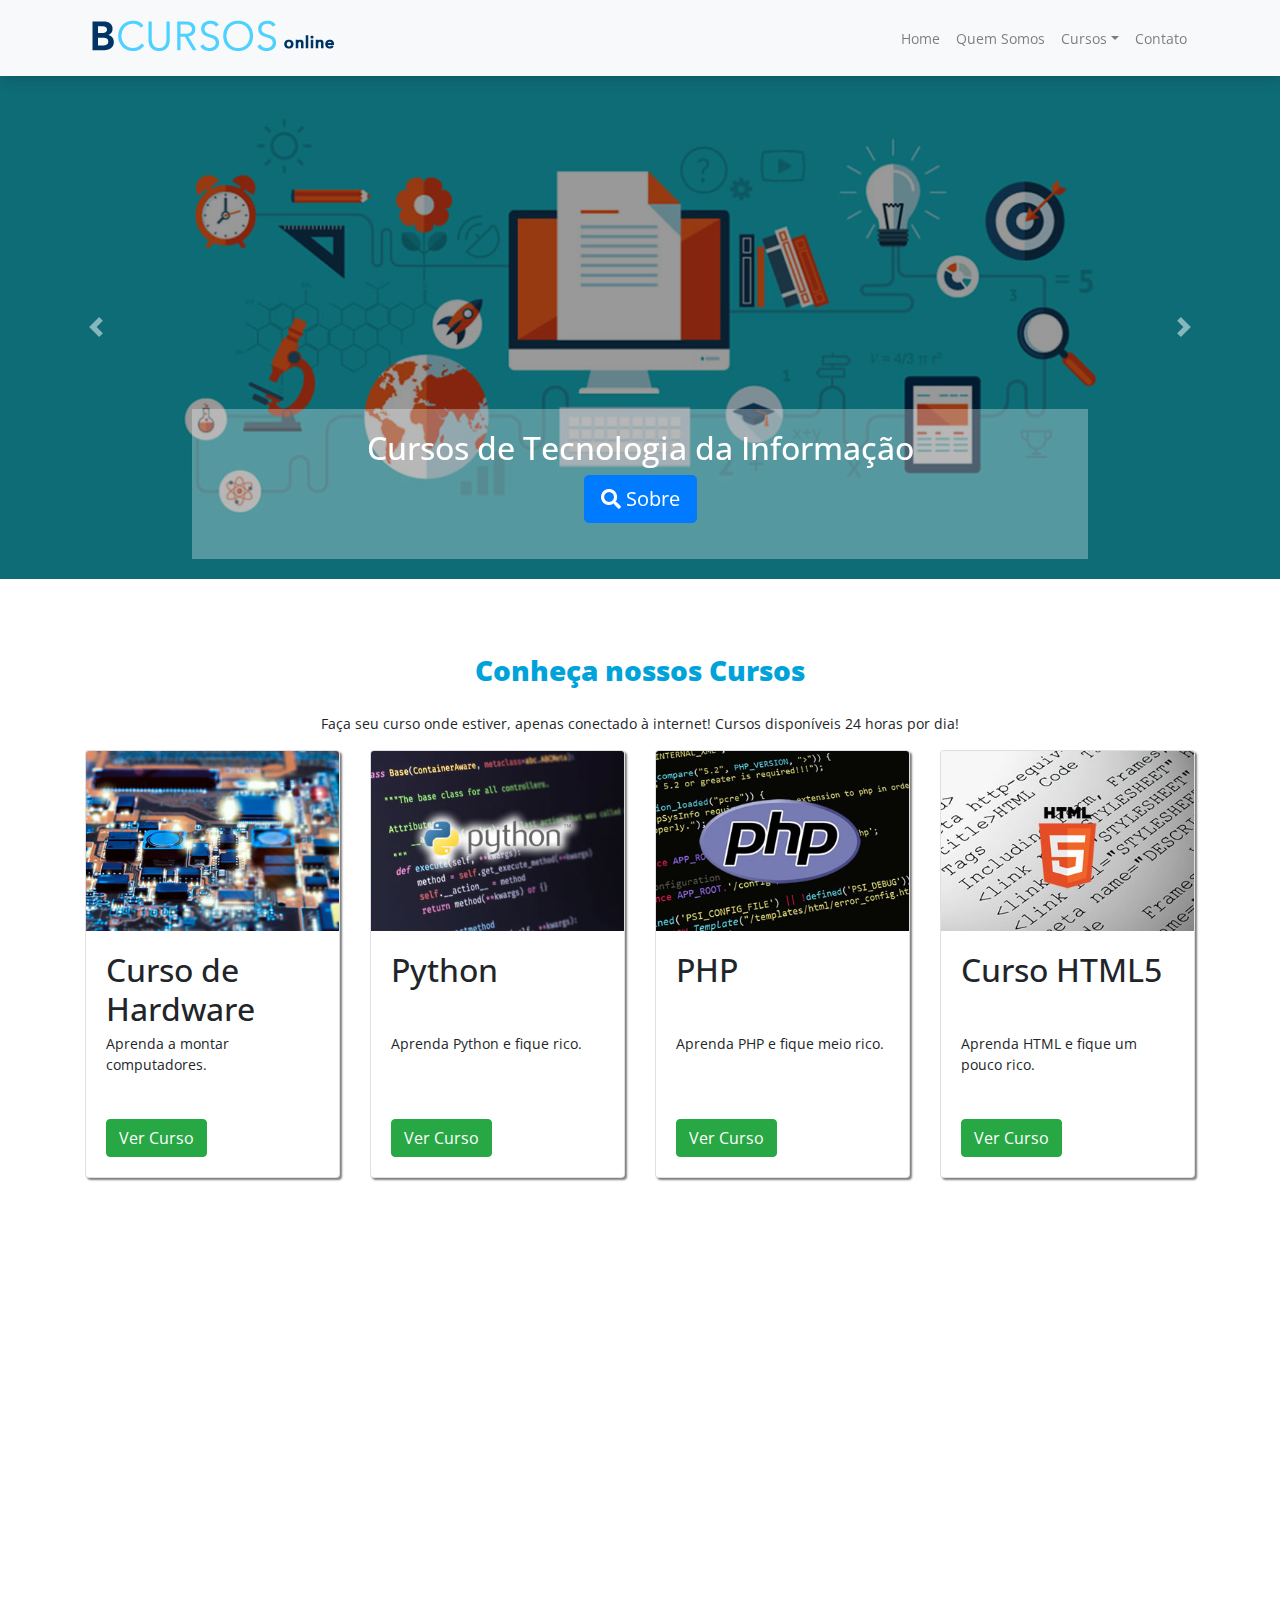
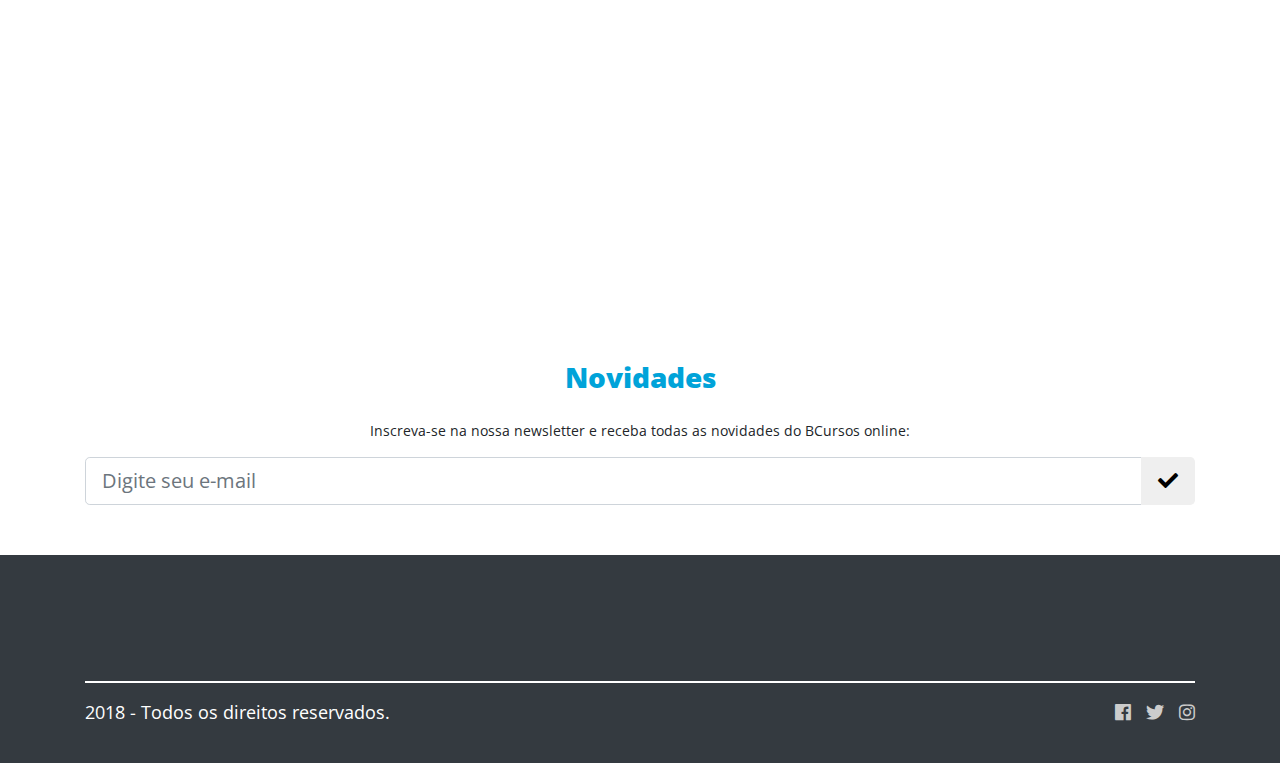
<file: index.html>
<!DOCTYPE html>
<html>
<head>
	<title>BCusrsos Online - Página Inicial</title>
	<meta charset="utf-8">
	<meta name="viewport" content="width=device-width, initial-scale=1">
	<link rel="stylesheet" type="text/css" href="css/bootstrap.min.css">
	<link rel="stylesheet" type="text/css" href="css/fontawesome-all.min.css">
	<link rel="stylesheet" type="text/css" href="css/style.css">
	<link rel="shortcut icon" href="imagens/icon.png">
	<link rel="stylesheet" type="text/css" href="css/animate.css">

</head>
<body>
	<nav class="navbar navbar-expand-lg fixed-top navbar-light bg-light">
		<div class="container">
			<a href="index.html" title="Página inicial" class="navbar-brand">
				<img src="imagens/logo.png" alt="BCusrsos">
			</a>

			<button type="button" class="navbar-toggler" data-toggle="collapse" data-target="#menu" aria-controls="menu" aria-expended="false">
				<span class="navbar-toggler-icon">
				</span>
			</button>

			<div class="collapse navbar-collapse" id="menu">
				<ul class="navbar-nav ml-auto" >
					<li class="nav-item">
						<a href="index.html" class="nav-link">Home</a>
					</li>
					<li class="nav-item">
						<a href="empresa.html" class="nav-link">Quem Somos</a>
					</li>
					<li class="nav-item dropdown">
						<a href="#" class="nav-link dropdown-toggle" data-toggle="dropdown">Cursos</a>
						<div class="dropdown-menu">
							<a href="culinaria.html" class="dropdown-item">Culinária</a>
							<a href="informatica.html" class="dropdown-item">Informática</a>
						</div> <!-- dropdown meu -->
					</li>
					<li class="nav-item">
						<a href="contato.html" class="nav-link">Contato</a>
					</li>
				</ul>
			</div><!--collapse -->
		</div> <!-- container -->
	</nav>

	<div id="banner" class="carousel slide" data-ride="carousel">
		<div class="carousel-inner">
			<div class="carousel-item active">

				<img src="imagens/banner1.jpg" class="d-block w-100" title="Tecnologia da Informação" alt="Tecnologia da Informação">

				<div class="carousel-caption d-md-block">
					<h2>Cursos de Tecnologia da Informação</h2>
					<p>
					<a href="informatica.html" class="btn btn-primary btn-lg" role="button"><i class="fas fa-search"></i>
					Sobre</a>
					<p>

				</div>

			</div><!-- Item 1 -->

			<div class="carousel-item">

				<img src="imagens/banner2.jpg" class="d-block w-100" title="Tecnologia da Informação" alt="Tecnologia da Informação">

				<div class="carousel-caption d-md-block">
					<h2>Cursos de Culinária</h2>
					<p>
					<a href="culinaria.html" class="btn btn-primary btn-lg" role="button"><i class="fas fa-search"></i>
					Sobre</a>
					<p>

				</div>

			</div> <!-- item 2 -->

			<a href="#banner" class="carousel-control-prev" data-slide="prev" role="button">
				<span class="carousel-control-prev-icon"></span>
				<span class="sr-only">Anterior</span>
			</a>
			<a href="#banner" class="carousel-control-next" data-slide="next" role="button">
				<span class="carousel-control-next-icon"></span>
				<span class="sr-only">Próximor</span>
			</a>
		</div><!-- carousel-inner -->
	</div> <!-- banner -->

	<main>
		<section id="cursos" class="wow fadeIn">
			<h1 class="text-center">Conheça nossos Cursos</h1>
			<p class="text-center">Faça seu curso onde estiver, apenas conectado à internet! Cursos disponíveis 24 horas por dia!</p>
			<div class="container">
			<div class="row">
				<div class="col col-md-3 col-lg-3 col-sm-6 col-12 wow fadeInLeft data-wow-delay=0.1s">
					<div class="card">
						<img src="imagens/curso1.jpg" title="Hardware" alt="Hardware" class="card-img-top">
						<div class="card-body">
							<h2 class="card-title">
								Curso de Hardware
							</h2>
							<p>Aprenda a montar computadores.</p>
							<a href="hardware.html" class="btn btn-success">Ver Curso</a>
						</div><!-- card-body -->
					</div><!-- card -->
				</div><!-- col1 -->
				<div class="col col-md-3 col-lg-3 col-sm-6 col-12 wow fadeInLeft " data-wow-delay=0.3s>
					<div class="card">
						<img src="imagens/curso2.jpg" title="Python" class="card-img-top">
						<div class="card-body">
							<h2 class="card-title">
								Python
							</h2>
							<p>Aprenda Python e fique rico.</p>
							<a href="python.html" class="btn btn-success">Ver Curso</a>
						</div><!-- card-body -->
					</div><!-- card -->

				</div><!-- col2 -->
				<div class="col col-md-3 col-lg-3 col-sm-6 col-12 wow fadeInLeft " 	data-wow-delay=0.5s>
					<div class="card">
						<img src="imagens/curso3.jpg" title="PHP" class="card-img-top">
						<div class="card-body">
							<h2 class="card-title">
								PHP
							</h2>
							<p>Aprenda PHP e fique meio rico.</p>
							<a href="php.html" class="btn btn-success">Ver Curso</a>
						</div><!-- card-body -->
					</div><!-- card -->

				</div><!-- col3 -->
				<div class="col col-md-3 col-lg-3 col-sm-6 col-12 wow fadeInLeft " data-wow-delay=0.7s>
					<div class="card">
						<img src="imagens/curso4.jpg" title="HTML5" class="card-img-top">
						<div class="card-body">
							<h2 class="card-title">
								Curso HTML5
							</h2>
							<p>Aprenda HTML e fique um pouco rico.</p>
							<a href="html.html" class="btn btn-success">Ver Curso</a>
						</div><!-- card-body -->
					</div><!-- card -->

				</div><!-- col4 -->

			</div> <!-- row -->
			</div><!-- container -->
		</section>

		<section id="depoimentos" class="text-center wow fadeIn">
			<h1>Depoimentos</h1>
			
				<p><i class="fas fa-quote-left"></i>
					Eu fiz dois cursos no BCursos online, foram ótimos cursos que melhoraram minha capacitação e abriu a porta do Mercado de Trabalho, até que eu cheguei na Microsoft e me tornei CEO. Recomendo fortemente.
				</p>
				<img src="imagens/bill.jpg" title="Bill Gueites" alt="Bill Gueites" class="rounded-circle">
				<p>
					<strong>Bill Gueites
					</strong><br>
					Microsoft.
				</p>
			
		</section>

		<section id="news">
			<h1 class="text-center">
				Novidades
			</h1>
			<p class="text-center">
				Inscreva-se na nossa newsletter e receba todas as novidades do BCursos online:				
			</p>
			<form class="container">
				<div class="input-group input-group-lg">
					<input type="text" name="search" placeholder="Digite seu e-mail" class="form-control">
					<div class="input-group-append">
						<button class="btn btn-default">
							<i class="fas fa-check"></i>
						</button>
					</div><!-- append -->
				</div> <!-- input-group -->
			</form>
		</section>
	</main>

	<footer class="bg-dark float-left w-100">
		<div class="container">
			<div class="row">
				<div class="col text-center wow fadeInLeft">
					<i class="fas fa-map-marker-alt"></i>
					<p>Av Ipiranga, Nova Olímpia - PR</p>
				</div>
				<div class="col text-center wow fadeIn">
					<i class="fas fa-mobile-alt"></i>
					<p>(44) 01114 -06</p>
				</div>
				<div class="col text-center wow fadeInRight">
					<i class="fas fa-envelope"></i>
					<p>evandro_aurelio12@hotmail.com</p>
				</div>

			</div> <!-- row -->
			<hr>
			<p class="float-left">
				2018 - Todos os direitos reservados.
			</p>
			<p class="float-right">
				<a href="https://www.facebook.com/evandrofrancieleduardo">
					<i class="fab fa-facebook"></i>
				</a>
				<a href="http://twiter.com">
					<i class="fab fa-twitter"></i>
				</a>
				<a href="http://instagram.com">
					<i class="fab fa-instagram"></i>
				</a>
			</p>

		</div><!-- contaier -->
	</footer>

	<script type="text/javascript" src="js/jquery-3.3.1.min.js"></script>
	<script type="text/javascript" src="js/bootstrap.min.js"></script>
	<script type="text/javascript" src="js/wow.min.js"></script>
	<script type="text/javascript" >
		new WOW().init();
	</script>
</body>
</html>
</file>
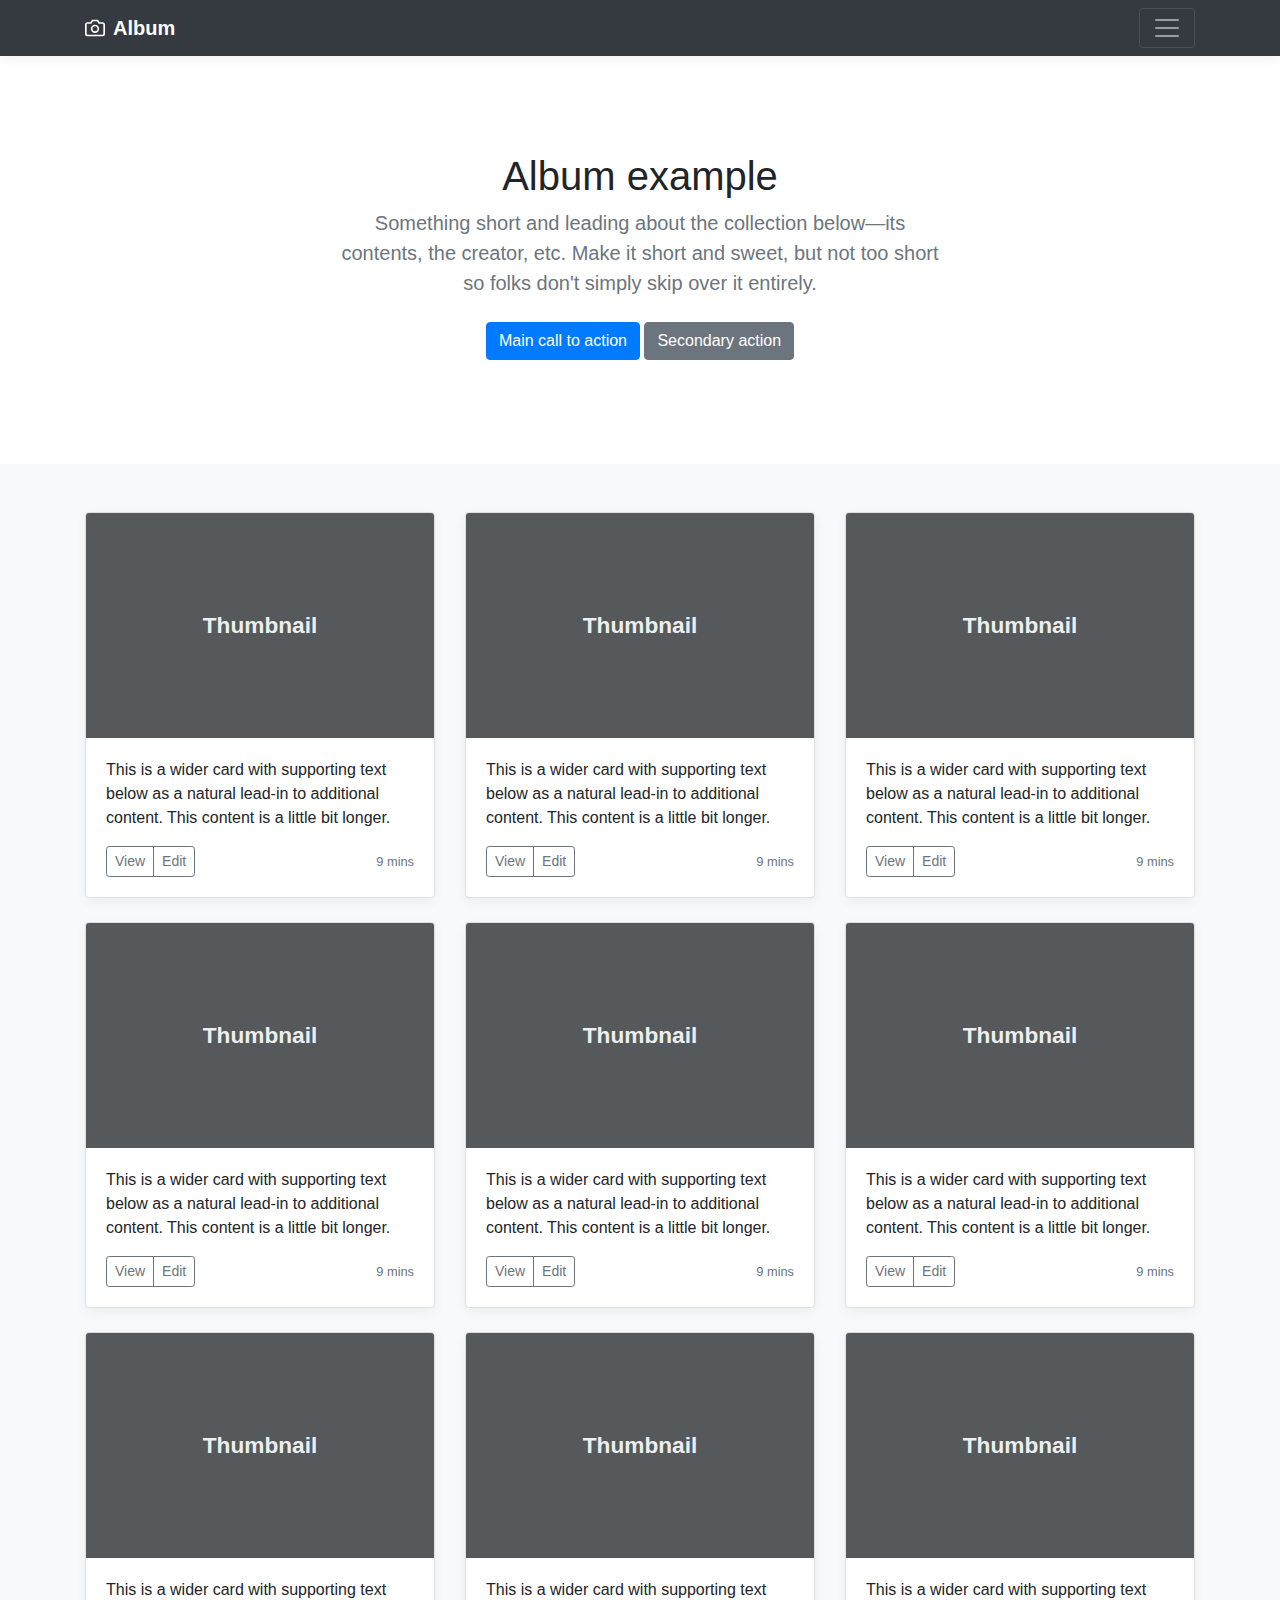
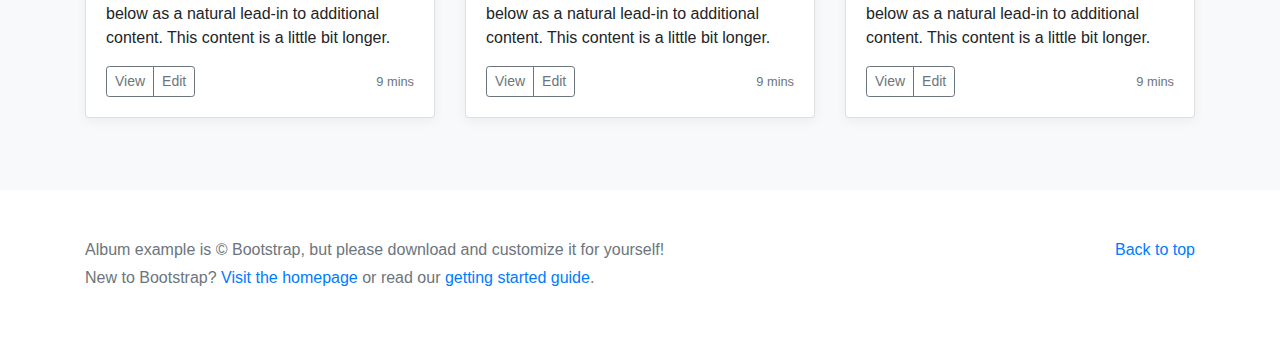
<file: bootstrap-4.1.1/docs/4.1/examples/album/index.html>
<!doctype html>
<html lang="en">
  <head>
    <meta charset="utf-8">
    <meta name="viewport" content="width=device-width, initial-scale=1, shrink-to-fit=no">
    <meta name="description" content="">
    <meta name="author" content="">
    <link rel="icon" href="../../../../favicon.ico">

    <title>Album example for Bootstrap</title>

    <!-- Bootstrap core CSS -->
    <link href="../../../../dist/css/bootstrap.min.css" rel="stylesheet">

    <!-- Custom styles for this template -->
    <link href="album.css" rel="stylesheet">
  </head>

  <body>

    <header>
      <div class="collapse bg-dark" id="navbarHeader">
        <div class="container">
          <div class="row">
            <div class="col-sm-8 col-md-7 py-4">
              <h4 class="text-white">About</h4>
              <p class="text-muted">Add some information about the album below, the author, or any other background context. Make it a few sentences long so folks can pick up some informative tidbits. Then, link them off to some social networking sites or contact information.</p>
            </div>
            <div class="col-sm-4 offset-md-1 py-4">
              <h4 class="text-white">Contact</h4>
              <ul class="list-unstyled">
                <li><a href="#" class="text-white">Follow on Twitter</a></li>
                <li><a href="#" class="text-white">Like on Facebook</a></li>
                <li><a href="#" class="text-white">Email me</a></li>
              </ul>
            </div>
          </div>
        </div>
      </div>
      <div class="navbar navbar-dark bg-dark box-shadow">
        <div class="container d-flex justify-content-between">
          <a href="#" class="navbar-brand d-flex align-items-center">
            <svg xmlns="http://www.w3.org/2000/svg" width="20" height="20" viewBox="0 0 24 24" fill="none" stroke="currentColor" stroke-width="2" stroke-linecap="round" stroke-linejoin="round" class="mr-2"><path d="M23 19a2 2 0 0 1-2 2H3a2 2 0 0 1-2-2V8a2 2 0 0 1 2-2h4l2-3h6l2 3h4a2 2 0 0 1 2 2z"></path><circle cx="12" cy="13" r="4"></circle></svg>
            <strong>Album</strong>
          </a>
          <button class="navbar-toggler" type="button" data-toggle="collapse" data-target="#navbarHeader" aria-controls="navbarHeader" aria-expanded="false" aria-label="Toggle navigation">
            <span class="navbar-toggler-icon"></span>
          </button>
        </div>
      </div>
    </header>

    <main role="main">

      <section class="jumbotron text-center">
        <div class="container">
          <h1 class="jumbotron-heading">Album example</h1>
          <p class="lead text-muted">Something short and leading about the collection below—its contents, the creator, etc. Make it short and sweet, but not too short so folks don't simply skip over it entirely.</p>
          <p>
            <a href="#" class="btn btn-primary my-2">Main call to action</a>
            <a href="#" class="btn btn-secondary my-2">Secondary action</a>
          </p>
        </div>
      </section>

      <div class="album py-5 bg-light">
        <div class="container">

          <div class="row">
            <div class="col-md-4">
              <div class="card mb-4 box-shadow">
                <img class="card-img-top" data-src="holder.js/100px225?theme=thumb&bg=55595c&fg=eceeef&text=Thumbnail" alt="Card image cap">
                <div class="card-body">
                  <p class="card-text">This is a wider card with supporting text below as a natural lead-in to additional content. This content is a little bit longer.</p>
                  <div class="d-flex justify-content-between align-items-center">
                    <div class="btn-group">
                      <button type="button" class="btn btn-sm btn-outline-secondary">View</button>
                      <button type="button" class="btn btn-sm btn-outline-secondary">Edit</button>
                    </div>
                    <small class="text-muted">9 mins</small>
                  </div>
                </div>
              </div>
            </div>
            <div class="col-md-4">
              <div class="card mb-4 box-shadow">
                <img class="card-img-top" data-src="holder.js/100px225?theme=thumb&bg=55595c&fg=eceeef&text=Thumbnail" alt="Card image cap">
                <div class="card-body">
                  <p class="card-text">This is a wider card with supporting text below as a natural lead-in to additional content. This content is a little bit longer.</p>
                  <div class="d-flex justify-content-between align-items-center">
                    <div class="btn-group">
                      <button type="button" class="btn btn-sm btn-outline-secondary">View</button>
                      <button type="button" class="btn btn-sm btn-outline-secondary">Edit</button>
                    </div>
                    <small class="text-muted">9 mins</small>
                  </div>
                </div>
              </div>
            </div>
            <div class="col-md-4">
              <div class="card mb-4 box-shadow">
                <img class="card-img-top" data-src="holder.js/100px225?theme=thumb&bg=55595c&fg=eceeef&text=Thumbnail" alt="Card image cap">
                <div class="card-body">
                  <p class="card-text">This is a wider card with supporting text below as a natural lead-in to additional content. This content is a little bit longer.</p>
                  <div class="d-flex justify-content-between align-items-center">
                    <div class="btn-group">
                      <button type="button" class="btn btn-sm btn-outline-secondary">View</button>
                      <button type="button" class="btn btn-sm btn-outline-secondary">Edit</button>
                    </div>
                    <small class="text-muted">9 mins</small>
                  </div>
                </div>
              </div>
            </div>

            <div class="col-md-4">
              <div class="card mb-4 box-shadow">
                <img class="card-img-top" data-src="holder.js/100px225?theme=thumb&bg=55595c&fg=eceeef&text=Thumbnail" alt="Card image cap">
                <div class="card-body">
                  <p class="card-text">This is a wider card with supporting text below as a natural lead-in to additional content. This content is a little bit longer.</p>
                  <div class="d-flex justify-content-between align-items-center">
                    <div class="btn-group">
                      <button type="button" class="btn btn-sm btn-outline-secondary">View</button>
                      <button type="button" class="btn btn-sm btn-outline-secondary">Edit</button>
                    </div>
                    <small class="text-muted">9 mins</small>
                  </div>
                </div>
              </div>
            </div>
            <div class="col-md-4">
              <div class="card mb-4 box-shadow">
                <img class="card-img-top" data-src="holder.js/100px225?theme=thumb&bg=55595c&fg=eceeef&text=Thumbnail" alt="Card image cap">
                <div class="card-body">
                  <p class="card-text">This is a wider card with supporting text below as a natural lead-in to additional content. This content is a little bit longer.</p>
                  <div class="d-flex justify-content-between align-items-center">
                    <div class="btn-group">
                      <button type="button" class="btn btn-sm btn-outline-secondary">View</button>
                      <button type="button" class="btn btn-sm btn-outline-secondary">Edit</button>
                    </div>
                    <small class="text-muted">9 mins</small>
                  </div>
                </div>
              </div>
            </div>
            <div class="col-md-4">
              <div class="card mb-4 box-shadow">
                <img class="card-img-top" data-src="holder.js/100px225?theme=thumb&bg=55595c&fg=eceeef&text=Thumbnail" alt="Card image cap">
                <div class="card-body">
                  <p class="card-text">This is a wider card with supporting text below as a natural lead-in to additional content. This content is a little bit longer.</p>
                  <div class="d-flex justify-content-between align-items-center">
                    <div class="btn-group">
                      <button type="button" class="btn btn-sm btn-outline-secondary">View</button>
                      <button type="button" class="btn btn-sm btn-outline-secondary">Edit</button>
                    </div>
                    <small class="text-muted">9 mins</small>
                  </div>
                </div>
              </div>
            </div>

            <div class="col-md-4">
              <div class="card mb-4 box-shadow">
                <img class="card-img-top" data-src="holder.js/100px225?theme=thumb&bg=55595c&fg=eceeef&text=Thumbnail" alt="Card image cap">
                <div class="card-body">
                  <p class="card-text">This is a wider card with supporting text below as a natural lead-in to additional content. This content is a little bit longer.</p>
                  <div class="d-flex justify-content-between align-items-center">
                    <div class="btn-group">
                      <button type="button" class="btn btn-sm btn-outline-secondary">View</button>
                      <button type="button" class="btn btn-sm btn-outline-secondary">Edit</button>
                    </div>
                    <small class="text-muted">9 mins</small>
                  </div>
                </div>
              </div>
            </div>
            <div class="col-md-4">
              <div class="card mb-4 box-shadow">
                <img class="card-img-top" data-src="holder.js/100px225?theme=thumb&bg=55595c&fg=eceeef&text=Thumbnail" alt="Card image cap">
                <div class="card-body">
                  <p class="card-text">This is a wider card with supporting text below as a natural lead-in to additional content. This content is a little bit longer.</p>
                  <div class="d-flex justify-content-between align-items-center">
                    <div class="btn-group">
                      <button type="button" class="btn btn-sm btn-outline-secondary">View</button>
                      <button type="button" class="btn btn-sm btn-outline-secondary">Edit</button>
                    </div>
                    <small class="text-muted">9 mins</small>
                  </div>
                </div>
              </div>
            </div>
            <div class="col-md-4">
              <div class="card mb-4 box-shadow">
                <img class="card-img-top" data-src="holder.js/100px225?theme=thumb&bg=55595c&fg=eceeef&text=Thumbnail" alt="Card image cap">
                <div class="card-body">
                  <p class="card-text">This is a wider card with supporting text below as a natural lead-in to additional content. This content is a little bit longer.</p>
                  <div class="d-flex justify-content-between align-items-center">
                    <div class="btn-group">
                      <button type="button" class="btn btn-sm btn-outline-secondary">View</button>
                      <button type="button" class="btn btn-sm btn-outline-secondary">Edit</button>
                    </div>
                    <small class="text-muted">9 mins</small>
                  </div>
                </div>
              </div>
            </div>
          </div>
        </div>
      </div>

    </main>

    <footer class="text-muted">
      <div class="container">
        <p class="float-right">
          <a href="#">Back to top</a>
        </p>
        <p>Album example is &copy; Bootstrap, but please download and customize it for yourself!</p>
        <p>New to Bootstrap? <a href="../../">Visit the homepage</a> or read our <a href="../../getting-started/">getting started guide</a>.</p>
      </div>
    </footer>

    <!-- Bootstrap core JavaScript
    ================================================== -->
    <!-- Placed at the end of the document so the pages load faster -->
    <script src="https://code.jquery.com/jquery-3.3.1.slim.min.js" integrity="sha384-q8i/X+965DzO0rT7abK41JStQIAqVgRVzpbzo5smXKp4YfRvH+8abtTE1Pi6jizo" crossorigin="anonymous"></script>
    <script>window.jQuery || document.write('<script src="../../../../assets/js/vendor/jquery-slim.min.js"><\/script>')</script>
    <script src="../../../../assets/js/vendor/popper.min.js"></script>
    <script src="../../../../dist/js/bootstrap.min.js"></script>
    <script src="../../../../assets/js/vendor/holder.min.js"></script>
  </body>
</html>
</file>
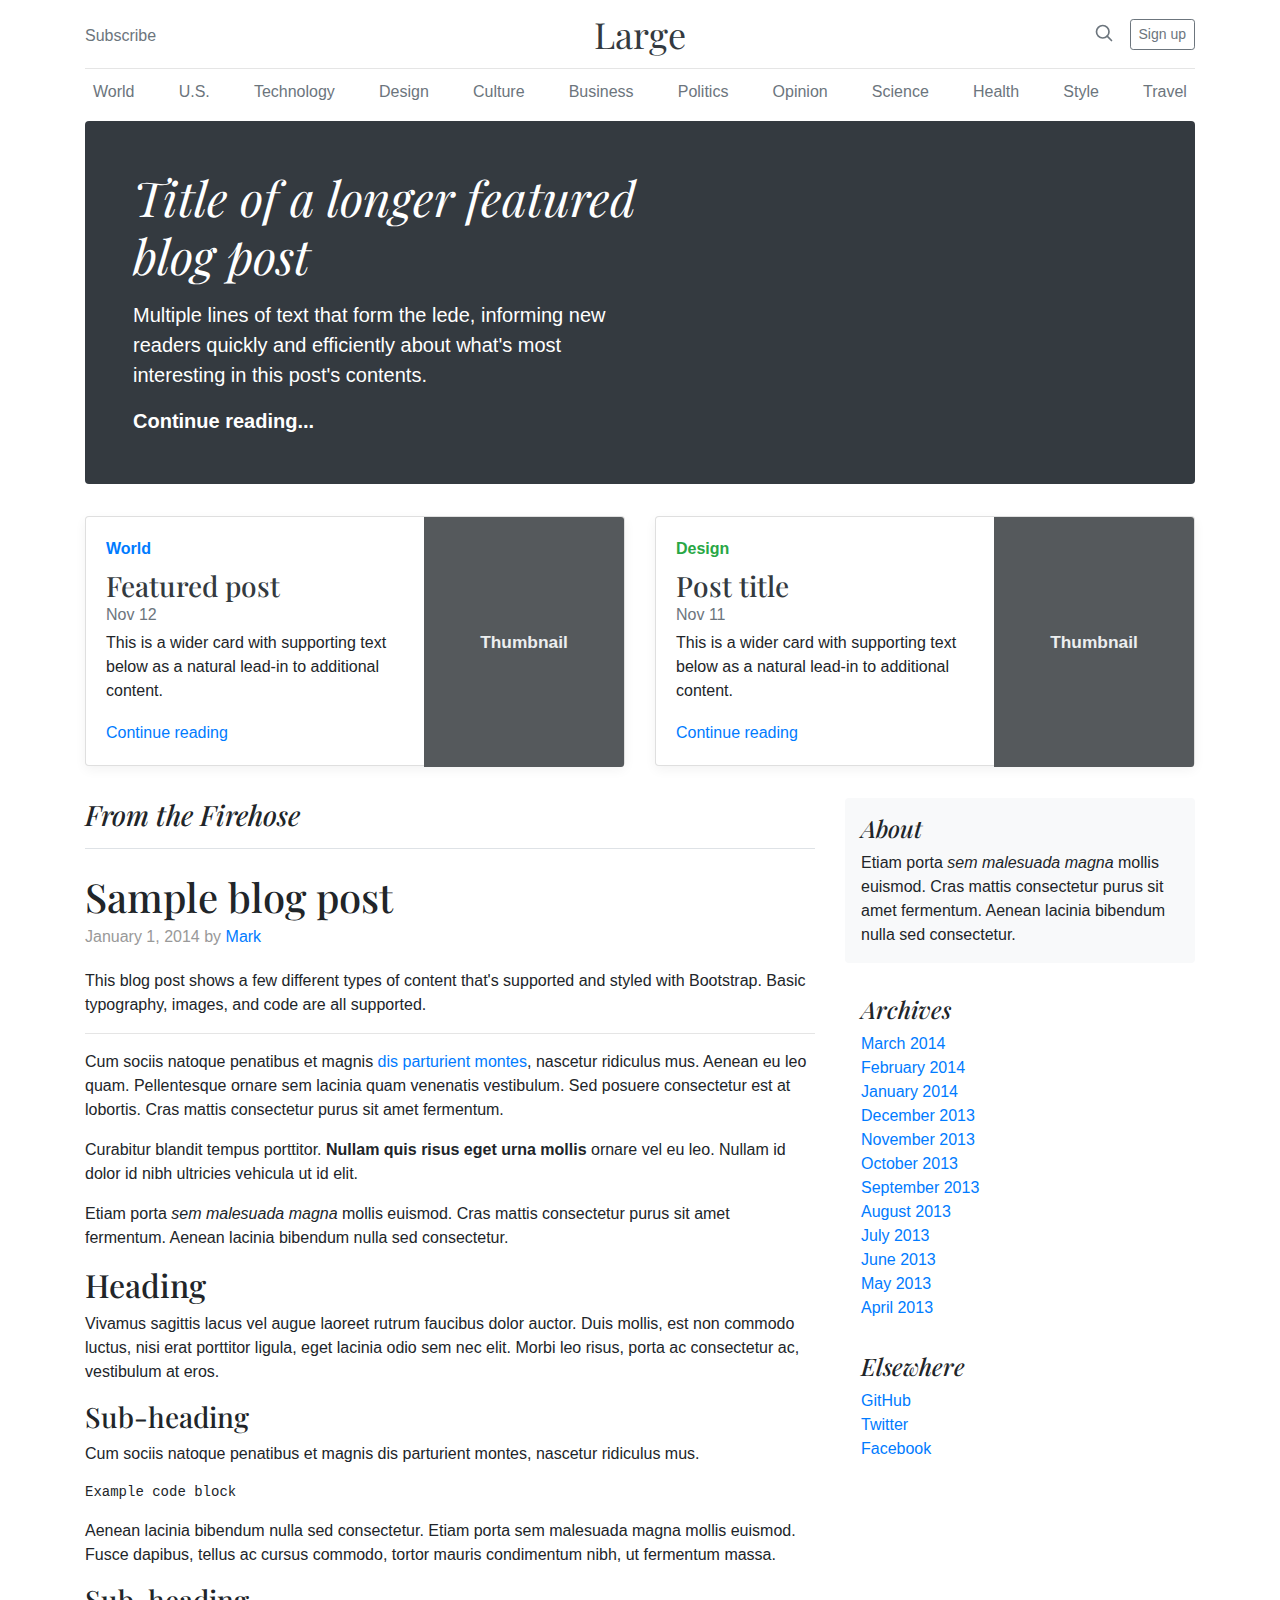
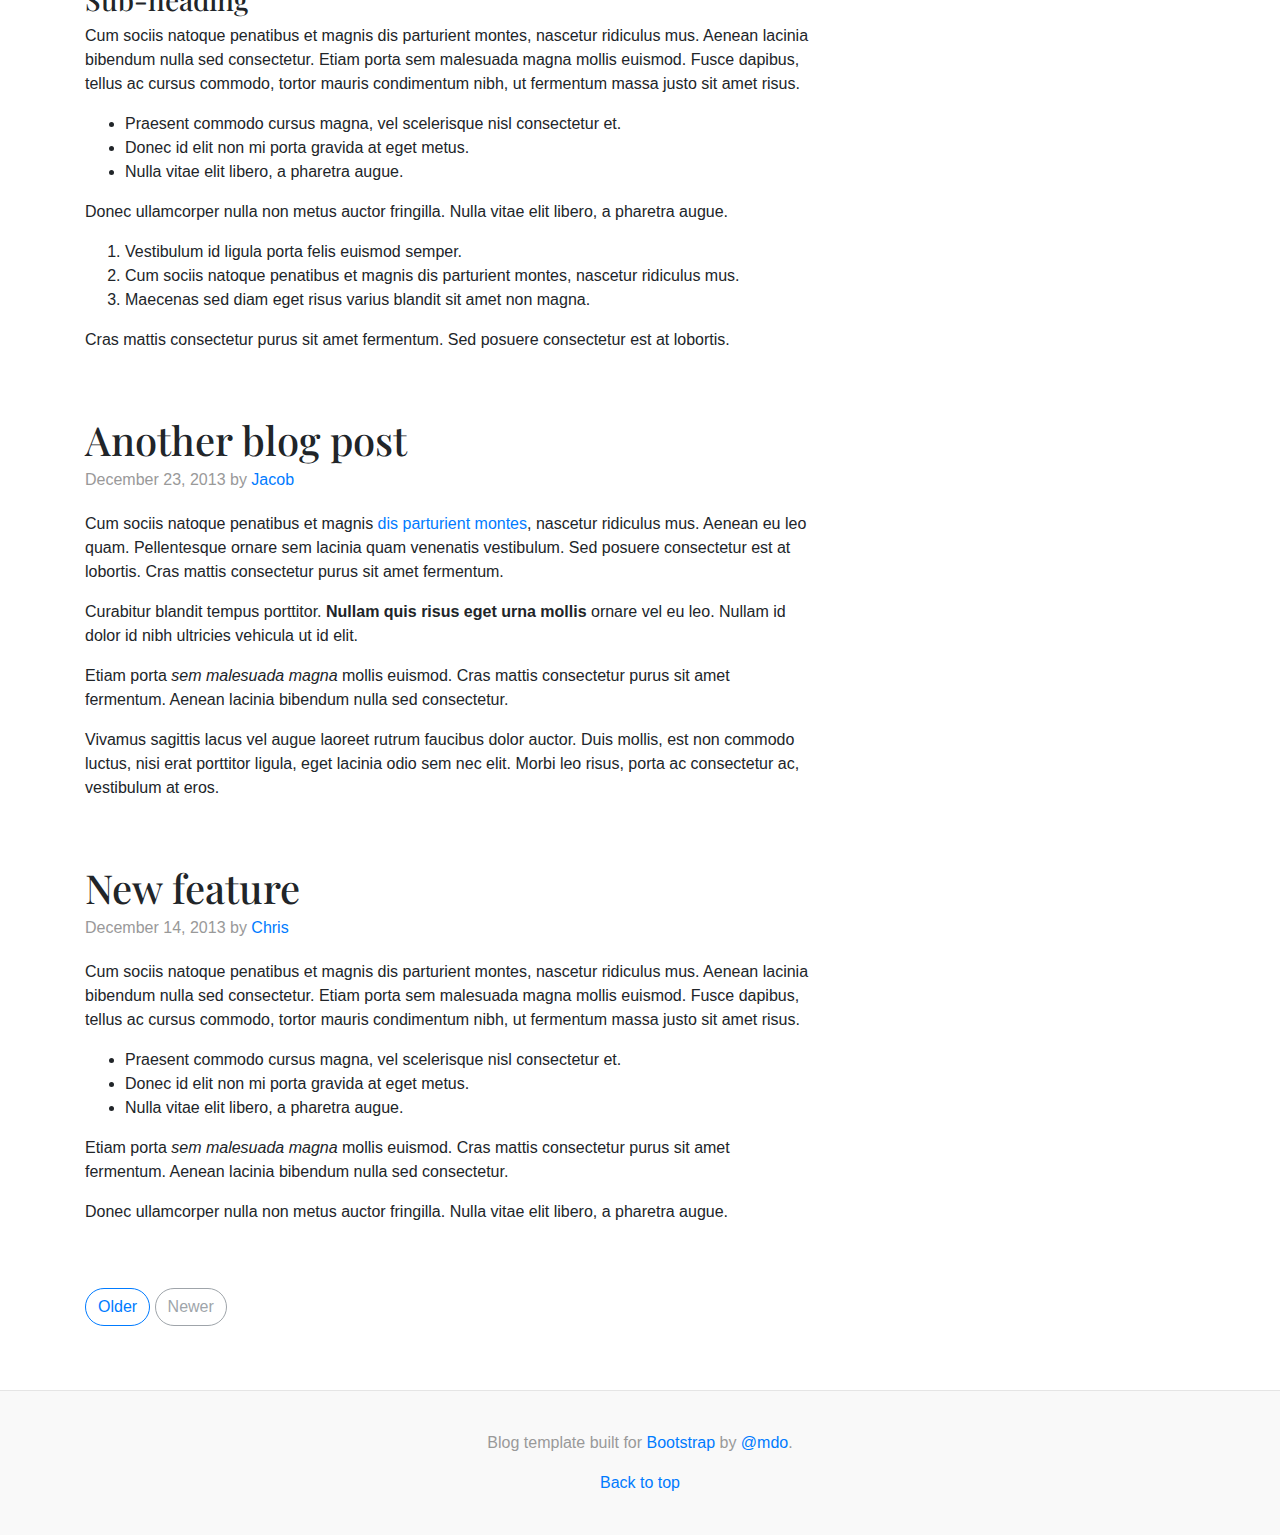
<file: bootstrap-4.1.1/docs/4.1/examples/blog/index.html>
<!doctype html>
<html lang="en">
  <head>
    <meta charset="utf-8">
    <meta name="viewport" content="width=device-width, initial-scale=1, shrink-to-fit=no">
    <meta name="description" content="">
    <meta name="author" content="">
    <link rel="icon" href="../../../../favicon.ico">

    <title>Blog Template for Bootstrap</title>

    <!-- Bootstrap core CSS -->
    <link href="../../../../dist/css/bootstrap.min.css" rel="stylesheet">

    <!-- Custom styles for this template -->
    <link href="https://fonts.googleapis.com/css?family=Playfair+Display:700,900" rel="stylesheet">
    <link href="blog.css" rel="stylesheet">
  </head>

  <body>

    <div class="container">
      <header class="blog-header py-3">
        <div class="row flex-nowrap justify-content-between align-items-center">
          <div class="col-4 pt-1">
            <a class="text-muted" href="#">Subscribe</a>
          </div>
          <div class="col-4 text-center">
            <a class="blog-header-logo text-dark" href="#">Large</a>
          </div>
          <div class="col-4 d-flex justify-content-end align-items-center">
            <a class="text-muted" href="#">
              <svg xmlns="http://www.w3.org/2000/svg" width="20" height="20" viewBox="0 0 24 24" fill="none" stroke="currentColor" stroke-width="2" stroke-linecap="round" stroke-linejoin="round" class="mx-3"><circle cx="10.5" cy="10.5" r="7.5"></circle><line x1="21" y1="21" x2="15.8" y2="15.8"></line></svg>
            </a>
            <a class="btn btn-sm btn-outline-secondary" href="#">Sign up</a>
          </div>
        </div>
      </header>

      <div class="nav-scroller py-1 mb-2">
        <nav class="nav d-flex justify-content-between">
          <a class="p-2 text-muted" href="#">World</a>
          <a class="p-2 text-muted" href="#">U.S.</a>
          <a class="p-2 text-muted" href="#">Technology</a>
          <a class="p-2 text-muted" href="#">Design</a>
          <a class="p-2 text-muted" href="#">Culture</a>
          <a class="p-2 text-muted" href="#">Business</a>
          <a class="p-2 text-muted" href="#">Politics</a>
          <a class="p-2 text-muted" href="#">Opinion</a>
          <a class="p-2 text-muted" href="#">Science</a>
          <a class="p-2 text-muted" href="#">Health</a>
          <a class="p-2 text-muted" href="#">Style</a>
          <a class="p-2 text-muted" href="#">Travel</a>
        </nav>
      </div>

      <div class="jumbotron p-3 p-md-5 text-white rounded bg-dark">
        <div class="col-md-6 px-0">
          <h1 class="display-4 font-italic">Title of a longer featured blog post</h1>
          <p class="lead my-3">Multiple lines of text that form the lede, informing new readers quickly and efficiently about what's most interesting in this post's contents.</p>
          <p class="lead mb-0"><a href="#" class="text-white font-weight-bold">Continue reading...</a></p>
        </div>
      </div>

      <div class="row mb-2">
        <div class="col-md-6">
          <div class="card flex-md-row mb-4 box-shadow h-md-250">
            <div class="card-body d-flex flex-column align-items-start">
              <strong class="d-inline-block mb-2 text-primary">World</strong>
              <h3 class="mb-0">
                <a class="text-dark" href="#">Featured post</a>
              </h3>
              <div class="mb-1 text-muted">Nov 12</div>
              <p class="card-text mb-auto">This is a wider card with supporting text below as a natural lead-in to additional content.</p>
              <a href="#">Continue reading</a>
            </div>
            <img class="card-img-right flex-auto d-none d-lg-block" data-src="holder.js/200x250?theme=thumb" alt="Card image cap">
          </div>
        </div>
        <div class="col-md-6">
          <div class="card flex-md-row mb-4 box-shadow h-md-250">
            <div class="card-body d-flex flex-column align-items-start">
              <strong class="d-inline-block mb-2 text-success">Design</strong>
              <h3 class="mb-0">
                <a class="text-dark" href="#">Post title</a>
              </h3>
              <div class="mb-1 text-muted">Nov 11</div>
              <p class="card-text mb-auto">This is a wider card with supporting text below as a natural lead-in to additional content.</p>
              <a href="#">Continue reading</a>
            </div>
            <img class="card-img-right flex-auto d-none d-lg-block" data-src="holder.js/200x250?theme=thumb" alt="Card image cap">
          </div>
        </div>
      </div>
    </div>

    <main role="main" class="container">
      <div class="row">
        <div class="col-md-8 blog-main">
          <h3 class="pb-3 mb-4 font-italic border-bottom">
            From the Firehose
          </h3>

          <div class="blog-post">
            <h2 class="blog-post-title">Sample blog post</h2>
            <p class="blog-post-meta">January 1, 2014 by <a href="#">Mark</a></p>

            <p>This blog post shows a few different types of content that's supported and styled with Bootstrap. Basic typography, images, and code are all supported.</p>
            <hr>
            <p>Cum sociis natoque penatibus et magnis <a href="#">dis parturient montes</a>, nascetur ridiculus mus. Aenean eu leo quam. Pellentesque ornare sem lacinia quam venenatis vestibulum. Sed posuere consectetur est at lobortis. Cras mattis consectetur purus sit amet fermentum.</p>
            <blockquote>
              <p>Curabitur blandit tempus porttitor. <strong>Nullam quis risus eget urna mollis</strong> ornare vel eu leo. Nullam id dolor id nibh ultricies vehicula ut id elit.</p>
            </blockquote>
            <p>Etiam porta <em>sem malesuada magna</em> mollis euismod. Cras mattis consectetur purus sit amet fermentum. Aenean lacinia bibendum nulla sed consectetur.</p>
            <h2>Heading</h2>
            <p>Vivamus sagittis lacus vel augue laoreet rutrum faucibus dolor auctor. Duis mollis, est non commodo luctus, nisi erat porttitor ligula, eget lacinia odio sem nec elit. Morbi leo risus, porta ac consectetur ac, vestibulum at eros.</p>
            <h3>Sub-heading</h3>
            <p>Cum sociis natoque penatibus et magnis dis parturient montes, nascetur ridiculus mus.</p>
            <pre><code>Example code block</code></pre>
            <p>Aenean lacinia bibendum nulla sed consectetur. Etiam porta sem malesuada magna mollis euismod. Fusce dapibus, tellus ac cursus commodo, tortor mauris condimentum nibh, ut fermentum massa.</p>
            <h3>Sub-heading</h3>
            <p>Cum sociis natoque penatibus et magnis dis parturient montes, nascetur ridiculus mus. Aenean lacinia bibendum nulla sed consectetur. Etiam porta sem malesuada magna mollis euismod. Fusce dapibus, tellus ac cursus commodo, tortor mauris condimentum nibh, ut fermentum massa justo sit amet risus.</p>
            <ul>
              <li>Praesent commodo cursus magna, vel scelerisque nisl consectetur et.</li>
              <li>Donec id elit non mi porta gravida at eget metus.</li>
              <li>Nulla vitae elit libero, a pharetra augue.</li>
            </ul>
            <p>Donec ullamcorper nulla non metus auctor fringilla. Nulla vitae elit libero, a pharetra augue.</p>
            <ol>
              <li>Vestibulum id ligula porta felis euismod semper.</li>
              <li>Cum sociis natoque penatibus et magnis dis parturient montes, nascetur ridiculus mus.</li>
              <li>Maecenas sed diam eget risus varius blandit sit amet non magna.</li>
            </ol>
            <p>Cras mattis consectetur purus sit amet fermentum. Sed posuere consectetur est at lobortis.</p>
          </div><!-- /.blog-post -->

          <div class="blog-post">
            <h2 class="blog-post-title">Another blog post</h2>
            <p class="blog-post-meta">December 23, 2013 by <a href="#">Jacob</a></p>

            <p>Cum sociis natoque penatibus et magnis <a href="#">dis parturient montes</a>, nascetur ridiculus mus. Aenean eu leo quam. Pellentesque ornare sem lacinia quam venenatis vestibulum. Sed posuere consectetur est at lobortis. Cras mattis consectetur purus sit amet fermentum.</p>
            <blockquote>
              <p>Curabitur blandit tempus porttitor. <strong>Nullam quis risus eget urna mollis</strong> ornare vel eu leo. Nullam id dolor id nibh ultricies vehicula ut id elit.</p>
            </blockquote>
            <p>Etiam porta <em>sem malesuada magna</em> mollis euismod. Cras mattis consectetur purus sit amet fermentum. Aenean lacinia bibendum nulla sed consectetur.</p>
            <p>Vivamus sagittis lacus vel augue laoreet rutrum faucibus dolor auctor. Duis mollis, est non commodo luctus, nisi erat porttitor ligula, eget lacinia odio sem nec elit. Morbi leo risus, porta ac consectetur ac, vestibulum at eros.</p>
          </div><!-- /.blog-post -->

          <div class="blog-post">
            <h2 class="blog-post-title">New feature</h2>
            <p class="blog-post-meta">December 14, 2013 by <a href="#">Chris</a></p>

            <p>Cum sociis natoque penatibus et magnis dis parturient montes, nascetur ridiculus mus. Aenean lacinia bibendum nulla sed consectetur. Etiam porta sem malesuada magna mollis euismod. Fusce dapibus, tellus ac cursus commodo, tortor mauris condimentum nibh, ut fermentum massa justo sit amet risus.</p>
            <ul>
              <li>Praesent commodo cursus magna, vel scelerisque nisl consectetur et.</li>
              <li>Donec id elit non mi porta gravida at eget metus.</li>
              <li>Nulla vitae elit libero, a pharetra augue.</li>
            </ul>
            <p>Etiam porta <em>sem malesuada magna</em> mollis euismod. Cras mattis consectetur purus sit amet fermentum. Aenean lacinia bibendum nulla sed consectetur.</p>
            <p>Donec ullamcorper nulla non metus auctor fringilla. Nulla vitae elit libero, a pharetra augue.</p>
          </div><!-- /.blog-post -->

          <nav class="blog-pagination">
            <a class="btn btn-outline-primary" href="#">Older</a>
            <a class="btn btn-outline-secondary disabled" href="#">Newer</a>
          </nav>

        </div><!-- /.blog-main -->

        <aside class="col-md-4 blog-sidebar">
          <div class="p-3 mb-3 bg-light rounded">
            <h4 class="font-italic">About</h4>
            <p class="mb-0">Etiam porta <em>sem malesuada magna</em> mollis euismod. Cras mattis consectetur purus sit amet fermentum. Aenean lacinia bibendum nulla sed consectetur.</p>
          </div>

          <div class="p-3">
            <h4 class="font-italic">Archives</h4>
            <ol class="list-unstyled mb-0">
              <li><a href="#">March 2014</a></li>
              <li><a href="#">February 2014</a></li>
              <li><a href="#">January 2014</a></li>
              <li><a href="#">December 2013</a></li>
              <li><a href="#">November 2013</a></li>
              <li><a href="#">October 2013</a></li>
              <li><a href="#">September 2013</a></li>
              <li><a href="#">August 2013</a></li>
              <li><a href="#">July 2013</a></li>
              <li><a href="#">June 2013</a></li>
              <li><a href="#">May 2013</a></li>
              <li><a href="#">April 2013</a></li>
            </ol>
          </div>

          <div class="p-3">
            <h4 class="font-italic">Elsewhere</h4>
            <ol class="list-unstyled">
              <li><a href="#">GitHub</a></li>
              <li><a href="#">Twitter</a></li>
              <li><a href="#">Facebook</a></li>
            </ol>
          </div>
        </aside><!-- /.blog-sidebar -->

      </div><!-- /.row -->

    </main><!-- /.container -->

    <footer class="blog-footer">
      <p>Blog template built for <a href="https://getbootstrap.com/">Bootstrap</a> by <a href="https://twitter.com/mdo">@mdo</a>.</p>
      <p>
        <a href="#">Back to top</a>
      </p>
    </footer>

    <!-- Bootstrap core JavaScript
    ================================================== -->
    <!-- Placed at the end of the document so the pages load faster -->
    <script src="https://code.jquery.com/jquery-3.3.1.slim.min.js" integrity="sha384-q8i/X+965DzO0rT7abK41JStQIAqVgRVzpbzo5smXKp4YfRvH+8abtTE1Pi6jizo" crossorigin="anonymous"></script>
    <script>window.jQuery || document.write('<script src="../../../../assets/js/vendor/jquery-slim.min.js"><\/script>')</script>
    <script src="../../../../assets/js/vendor/popper.min.js"></script>
    <script src="../../../../dist/js/bootstrap.min.js"></script>
    <script src="../../../../assets/js/vendor/holder.min.js"></script>
    <script>
      Holder.addTheme('thumb', {
        bg: '#55595c',
        fg: '#eceeef',
        text: 'Thumbnail'
      });
    </script>
  </body>
</html>
</file>
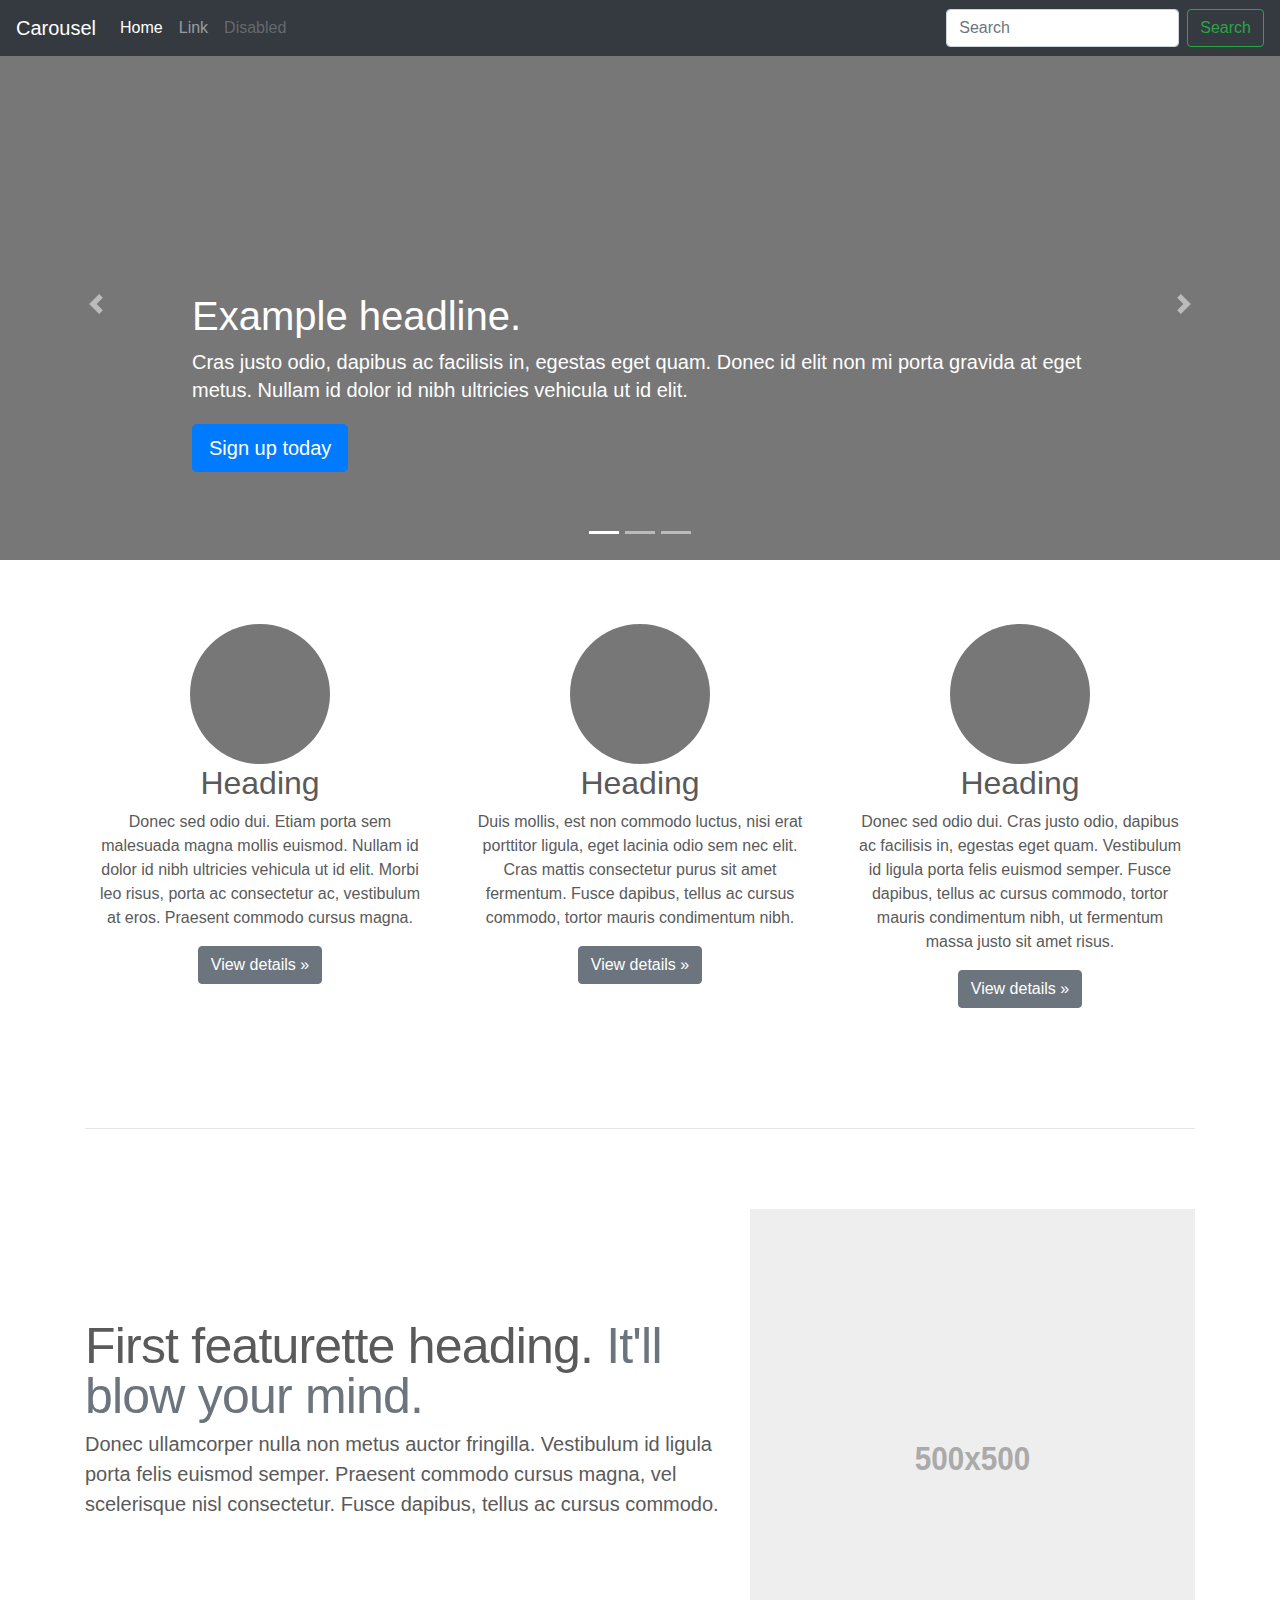
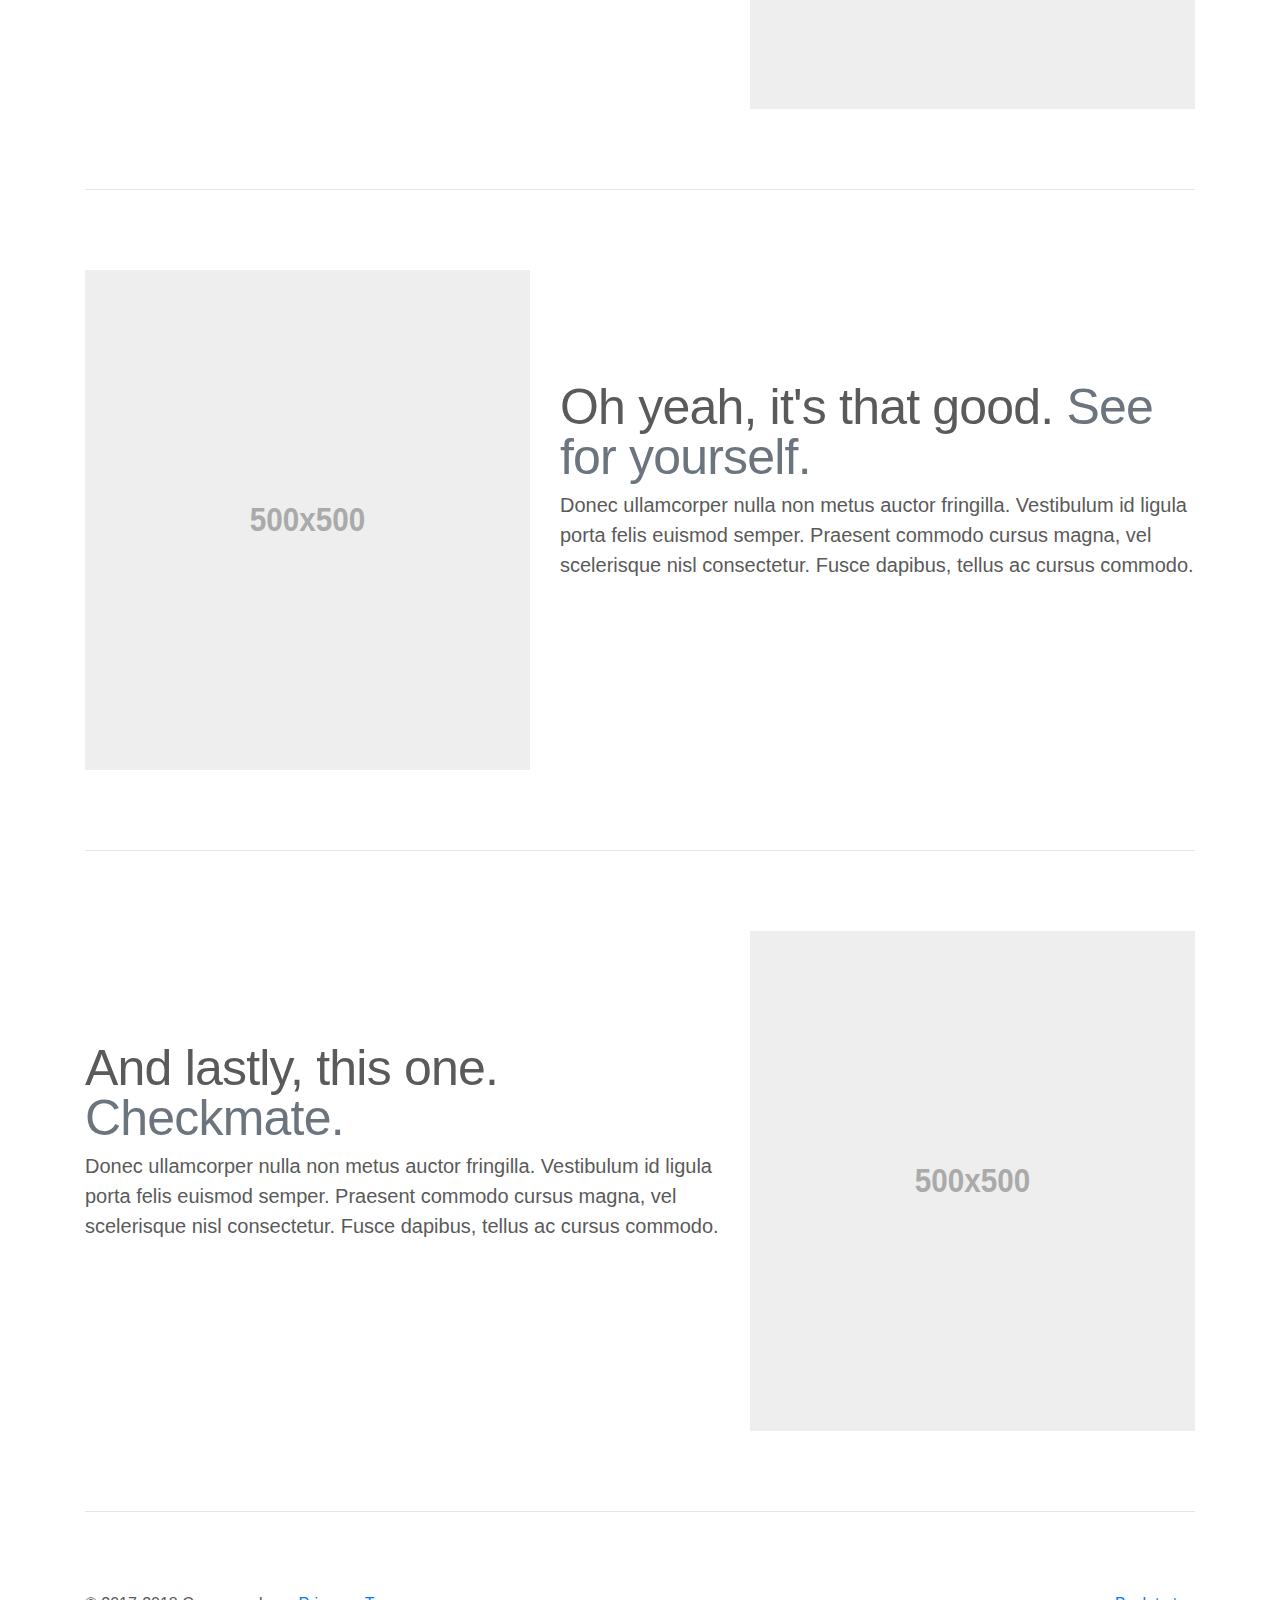
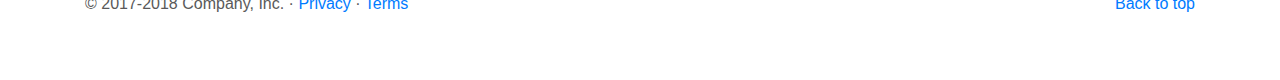
<file: bootstrap-4.1.1/docs/4.1/examples/carousel/index.html>
<!doctype html>
<html lang="en">
  <head>
    <meta charset="utf-8">
    <meta name="viewport" content="width=device-width, initial-scale=1, shrink-to-fit=no">
    <meta name="description" content="">
    <meta name="author" content="">
    <link rel="icon" href="../../../../favicon.ico">

    <title>Carousel Template for Bootstrap</title>

    <!-- Bootstrap core CSS -->
    <link href="../../../../dist/css/bootstrap.min.css" rel="stylesheet">

    <!-- Custom styles for this template -->
    <link href="carousel.css" rel="stylesheet">
  </head>
  <body>

    <header>
      <nav class="navbar navbar-expand-md navbar-dark fixed-top bg-dark">
        <a class="navbar-brand" href="#">Carousel</a>
        <button class="navbar-toggler" type="button" data-toggle="collapse" data-target="#navbarCollapse" aria-controls="navbarCollapse" aria-expanded="false" aria-label="Toggle navigation">
          <span class="navbar-toggler-icon"></span>
        </button>
        <div class="collapse navbar-collapse" id="navbarCollapse">
          <ul class="navbar-nav mr-auto">
            <li class="nav-item active">
              <a class="nav-link" href="#">Home <span class="sr-only">(current)</span></a>
            </li>
            <li class="nav-item">
              <a class="nav-link" href="#">Link</a>
            </li>
            <li class="nav-item">
              <a class="nav-link disabled" href="#">Disabled</a>
            </li>
          </ul>
          <form class="form-inline mt-2 mt-md-0">
            <input class="form-control mr-sm-2" type="text" placeholder="Search" aria-label="Search">
            <button class="btn btn-outline-success my-2 my-sm-0" type="submit">Search</button>
          </form>
        </div>
      </nav>
    </header>

    <main role="main">

      <div id="myCarousel" class="carousel slide" data-ride="carousel">
        <ol class="carousel-indicators">
          <li data-target="#myCarousel" data-slide-to="0" class="active"></li>
          <li data-target="#myCarousel" data-slide-to="1"></li>
          <li data-target="#myCarousel" data-slide-to="2"></li>
        </ol>
        <div class="carousel-inner">
          <div class="carousel-item active">
            <img class="first-slide" src="[data-uri]" alt="First slide">
            <div class="container">
              <div class="carousel-caption text-left">
                <h1>Example headline.</h1>
                <p>Cras justo odio, dapibus ac facilisis in, egestas eget quam. Donec id elit non mi porta gravida at eget metus. Nullam id dolor id nibh ultricies vehicula ut id elit.</p>
                <p><a class="btn btn-lg btn-primary" href="#" role="button">Sign up today</a></p>
              </div>
            </div>
          </div>
          <div class="carousel-item">
            <img class="second-slide" src="[data-uri]" alt="Second slide">
            <div class="container">
              <div class="carousel-caption">
                <h1>Another example headline.</h1>
                <p>Cras justo odio, dapibus ac facilisis in, egestas eget quam. Donec id elit non mi porta gravida at eget metus. Nullam id dolor id nibh ultricies vehicula ut id elit.</p>
                <p><a class="btn btn-lg btn-primary" href="#" role="button">Learn more</a></p>
              </div>
            </div>
          </div>
          <div class="carousel-item">
            <img class="third-slide" src="[data-uri]" alt="Third slide">
            <div class="container">
              <div class="carousel-caption text-right">
                <h1>One more for good measure.</h1>
                <p>Cras justo odio, dapibus ac facilisis in, egestas eget quam. Donec id elit non mi porta gravida at eget metus. Nullam id dolor id nibh ultricies vehicula ut id elit.</p>
                <p><a class="btn btn-lg btn-primary" href="#" role="button">Browse gallery</a></p>
              </div>
            </div>
          </div>
        </div>
        <a class="carousel-control-prev" href="#myCarousel" role="button" data-slide="prev">
          <span class="carousel-control-prev-icon" aria-hidden="true"></span>
          <span class="sr-only">Previous</span>
        </a>
        <a class="carousel-control-next" href="#myCarousel" role="button" data-slide="next">
          <span class="carousel-control-next-icon" aria-hidden="true"></span>
          <span class="sr-only">Next</span>
        </a>
      </div>


      <!-- Marketing messaging and featurettes
      ================================================== -->
      <!-- Wrap the rest of the page in another container to center all the content. -->

      <div class="container marketing">

        <!-- Three columns of text below the carousel -->
        <div class="row">
          <div class="col-lg-4">
            <img class="rounded-circle" src="[data-uri]" alt="Generic placeholder image" width="140" height="140">
            <h2>Heading</h2>
            <p>Donec sed odio dui. Etiam porta sem malesuada magna mollis euismod. Nullam id dolor id nibh ultricies vehicula ut id elit. Morbi leo risus, porta ac consectetur ac, vestibulum at eros. Praesent commodo cursus magna.</p>
            <p><a class="btn btn-secondary" href="#" role="button">View details &raquo;</a></p>
          </div><!-- /.col-lg-4 -->
          <div class="col-lg-4">
            <img class="rounded-circle" src="[data-uri]" alt="Generic placeholder image" width="140" height="140">
            <h2>Heading</h2>
            <p>Duis mollis, est non commodo luctus, nisi erat porttitor ligula, eget lacinia odio sem nec elit. Cras mattis consectetur purus sit amet fermentum. Fusce dapibus, tellus ac cursus commodo, tortor mauris condimentum nibh.</p>
            <p><a class="btn btn-secondary" href="#" role="button">View details &raquo;</a></p>
          </div><!-- /.col-lg-4 -->
          <div class="col-lg-4">
            <img class="rounded-circle" src="[data-uri]" alt="Generic placeholder image" width="140" height="140">
            <h2>Heading</h2>
            <p>Donec sed odio dui. Cras justo odio, dapibus ac facilisis in, egestas eget quam. Vestibulum id ligula porta felis euismod semper. Fusce dapibus, tellus ac cursus commodo, tortor mauris condimentum nibh, ut fermentum massa justo sit amet risus.</p>
            <p><a class="btn btn-secondary" href="#" role="button">View details &raquo;</a></p>
          </div><!-- /.col-lg-4 -->
        </div><!-- /.row -->


        <!-- START THE FEATURETTES -->

        <hr class="featurette-divider">

        <div class="row featurette">
          <div class="col-md-7">
            <h2 class="featurette-heading">First featurette heading. <span class="text-muted">It'll blow your mind.</span></h2>
            <p class="lead">Donec ullamcorper nulla non metus auctor fringilla. Vestibulum id ligula porta felis euismod semper. Praesent commodo cursus magna, vel scelerisque nisl consectetur. Fusce dapibus, tellus ac cursus commodo.</p>
          </div>
          <div class="col-md-5">
            <img class="featurette-image img-fluid mx-auto" data-src="holder.js/500x500/auto" alt="Generic placeholder image">
          </div>
        </div>

        <hr class="featurette-divider">

        <div class="row featurette">
          <div class="col-md-7 order-md-2">
            <h2 class="featurette-heading">Oh yeah, it's that good. <span class="text-muted">See for yourself.</span></h2>
            <p class="lead">Donec ullamcorper nulla non metus auctor fringilla. Vestibulum id ligula porta felis euismod semper. Praesent commodo cursus magna, vel scelerisque nisl consectetur. Fusce dapibus, tellus ac cursus commodo.</p>
          </div>
          <div class="col-md-5 order-md-1">
            <img class="featurette-image img-fluid mx-auto" data-src="holder.js/500x500/auto" alt="Generic placeholder image">
          </div>
        </div>

        <hr class="featurette-divider">

        <div class="row featurette">
          <div class="col-md-7">
            <h2 class="featurette-heading">And lastly, this one. <span class="text-muted">Checkmate.</span></h2>
            <p class="lead">Donec ullamcorper nulla non metus auctor fringilla. Vestibulum id ligula porta felis euismod semper. Praesent commodo cursus magna, vel scelerisque nisl consectetur. Fusce dapibus, tellus ac cursus commodo.</p>
          </div>
          <div class="col-md-5">
            <img class="featurette-image img-fluid mx-auto" data-src="holder.js/500x500/auto" alt="Generic placeholder image">
          </div>
        </div>

        <hr class="featurette-divider">

        <!-- /END THE FEATURETTES -->

      </div><!-- /.container -->


      <!-- FOOTER -->
      <footer class="container">
        <p class="float-right"><a href="#">Back to top</a></p>
        <p>&copy; 2017-2018 Company, Inc. &middot; <a href="#">Privacy</a> &middot; <a href="#">Terms</a></p>
      </footer>
    </main>

    <!-- Bootstrap core JavaScript
    ================================================== -->
    <!-- Placed at the end of the document so the pages load faster -->
    <script src="https://code.jquery.com/jquery-3.3.1.slim.min.js" integrity="sha384-q8i/X+965DzO0rT7abK41JStQIAqVgRVzpbzo5smXKp4YfRvH+8abtTE1Pi6jizo" crossorigin="anonymous"></script>
    <script>window.jQuery || document.write('<script src="../../../../assets/js/vendor/jquery-slim.min.js"><\/script>')</script>
    <script src="../../../../assets/js/vendor/popper.min.js"></script>
    <script src="../../../../dist/js/bootstrap.min.js"></script>
    <!-- Just to make our placeholder images work. Don't actually copy the next line! -->
    <script src="../../../../assets/js/vendor/holder.min.js"></script>
  </body>
</html>
</file>
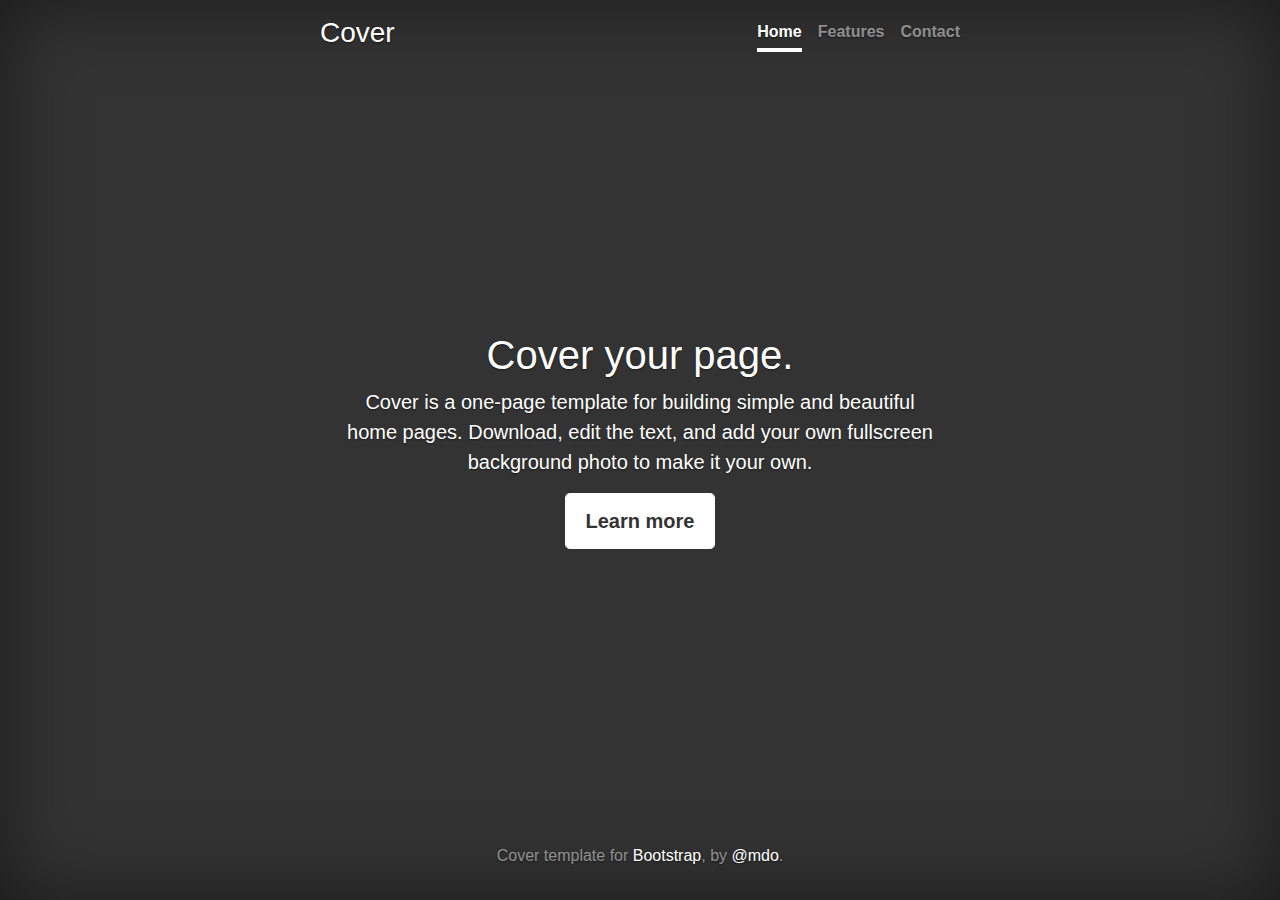
<file: bootstrap-4.1.1/docs/4.1/examples/cover/index.html>
<!doctype html>
<html lang="en">
  <head>
    <meta charset="utf-8">
    <meta name="viewport" content="width=device-width, initial-scale=1, shrink-to-fit=no">
    <meta name="description" content="">
    <meta name="author" content="">
    <link rel="icon" href="../../../../favicon.ico">

    <title>Cover Template for Bootstrap</title>

    <!-- Bootstrap core CSS -->
    <link href="../../../../dist/css/bootstrap.min.css" rel="stylesheet">

    <!-- Custom styles for this template -->
    <link href="cover.css" rel="stylesheet">
  </head>

  <body class="text-center">

    <div class="cover-container d-flex w-100 h-100 p-3 mx-auto flex-column">
      <header class="masthead mb-auto">
        <div class="inner">
          <h3 class="masthead-brand">Cover</h3>
          <nav class="nav nav-masthead justify-content-center">
            <a class="nav-link active" href="#">Home</a>
            <a class="nav-link" href="#">Features</a>
            <a class="nav-link" href="#">Contact</a>
          </nav>
        </div>
      </header>

      <main role="main" class="inner cover">
        <h1 class="cover-heading">Cover your page.</h1>
        <p class="lead">Cover is a one-page template for building simple and beautiful home pages. Download, edit the text, and add your own fullscreen background photo to make it your own.</p>
        <p class="lead">
          <a href="#" class="btn btn-lg btn-secondary">Learn more</a>
        </p>
      </main>

      <footer class="mastfoot mt-auto">
        <div class="inner">
          <p>Cover template for <a href="https://getbootstrap.com/">Bootstrap</a>, by <a href="https://twitter.com/mdo">@mdo</a>.</p>
        </div>
      </footer>
    </div>


    <!-- Bootstrap core JavaScript
    ================================================== -->
    <!-- Placed at the end of the document so the pages load faster -->
    <script src="https://code.jquery.com/jquery-3.3.1.slim.min.js" integrity="sha384-q8i/X+965DzO0rT7abK41JStQIAqVgRVzpbzo5smXKp4YfRvH+8abtTE1Pi6jizo" crossorigin="anonymous"></script>
    <script>window.jQuery || document.write('<script src="../../../../assets/js/vendor/jquery-slim.min.js"><\/script>')</script>
    <script src="../../../../assets/js/vendor/popper.min.js"></script>
    <script src="../../../../dist/js/bootstrap.min.js"></script>
  </body>
</html>
</file>
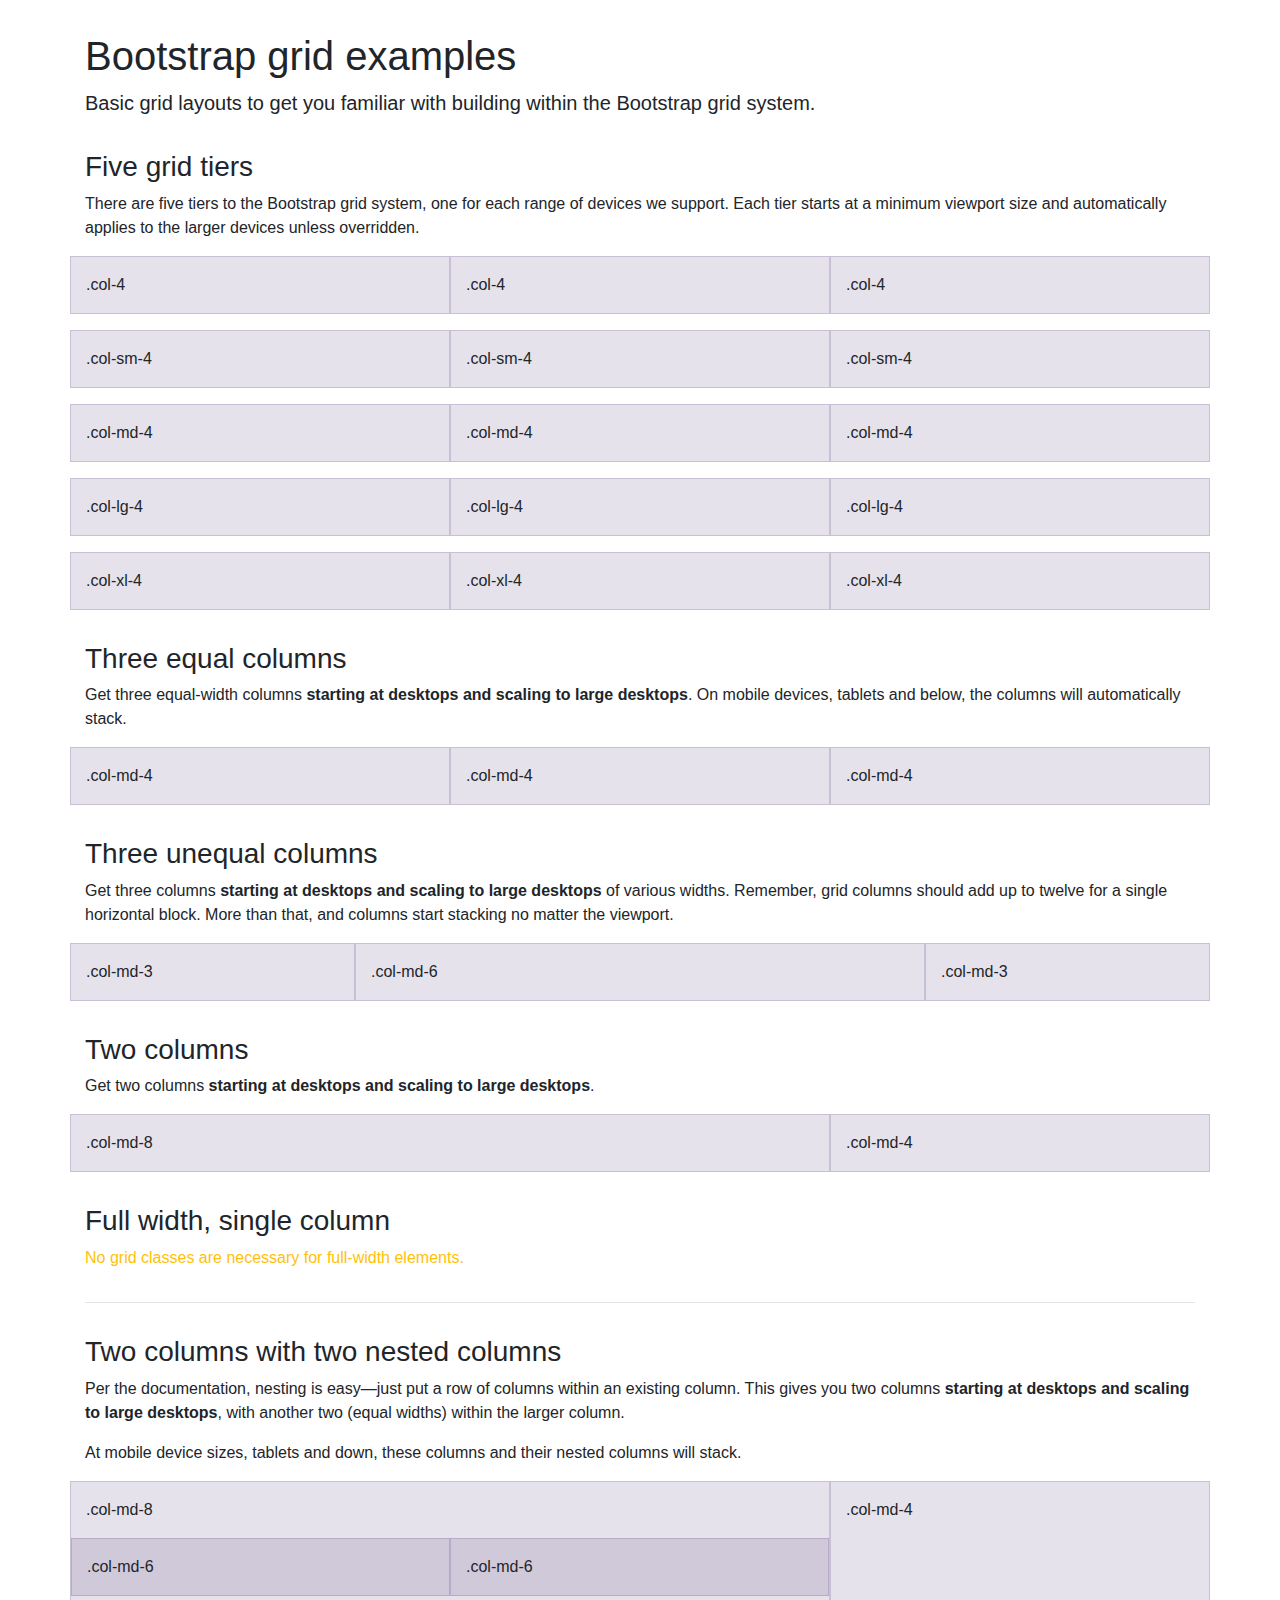
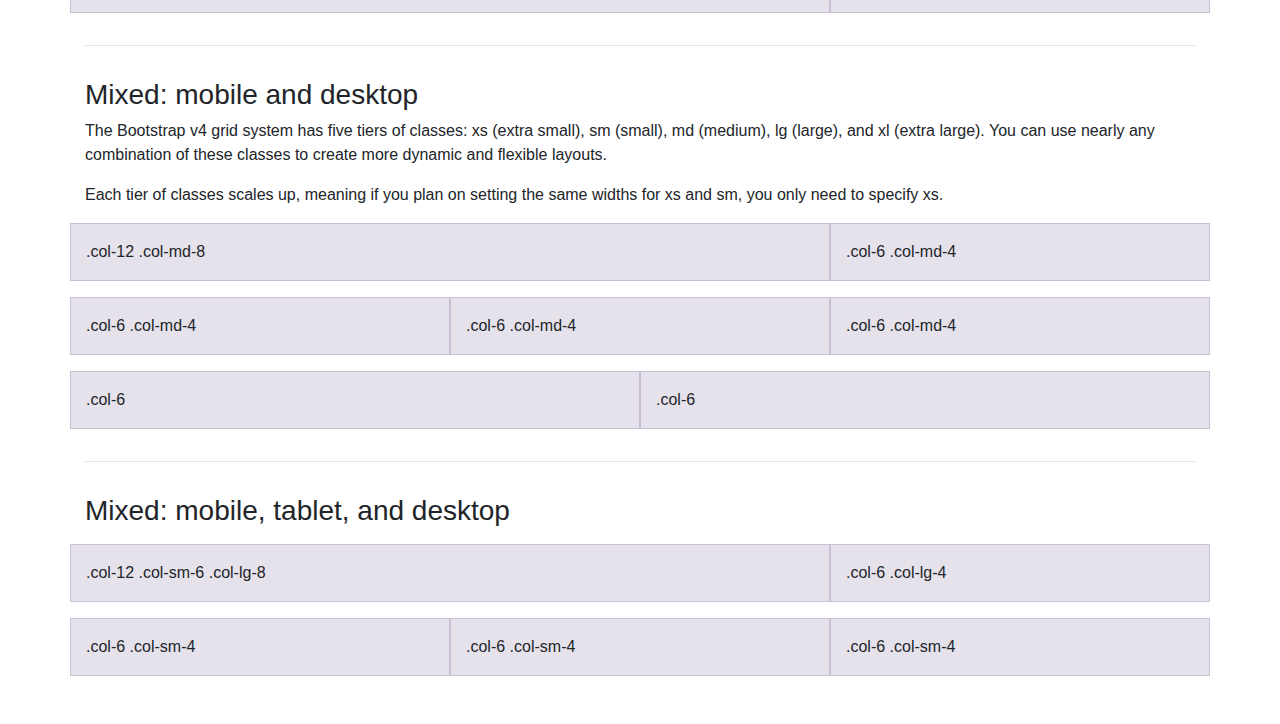
<file: bootstrap-4.1.1/docs/4.1/examples/grid/index.html>
<!doctype html>
<html lang="en">
  <head>
    <meta charset="utf-8">
    <meta name="viewport" content="width=device-width, initial-scale=1, shrink-to-fit=no">
    <meta name="description" content="">
    <meta name="author" content="">
    <link rel="icon" href="../../../../favicon.ico">

    <title>Grid Template for Bootstrap</title>

    <!-- Bootstrap core CSS -->
    <link href="../../../../dist/css/bootstrap.min.css" rel="stylesheet">

    <!-- Custom styles for this template -->
    <link href="grid.css" rel="stylesheet">
  </head>

  <body>
    <div class="container">

      <h1>Bootstrap grid examples</h1>
      <p class="lead">Basic grid layouts to get you familiar with building within the Bootstrap grid system.</p>

      <h3>Five grid tiers</h3>
      <p>There are five tiers to the Bootstrap grid system, one for each range of devices we support. Each tier starts at a minimum viewport size and automatically applies to the larger devices unless overridden.</p>

      <div class="row">
        <div class="col-4">.col-4</div>
        <div class="col-4">.col-4</div>
        <div class="col-4">.col-4</div>
      </div>

      <div class="row">
        <div class="col-sm-4">.col-sm-4</div>
        <div class="col-sm-4">.col-sm-4</div>
        <div class="col-sm-4">.col-sm-4</div>
      </div>

      <div class="row">
        <div class="col-md-4">.col-md-4</div>
        <div class="col-md-4">.col-md-4</div>
        <div class="col-md-4">.col-md-4</div>
      </div>

      <div class="row">
        <div class="col-lg-4">.col-lg-4</div>
        <div class="col-lg-4">.col-lg-4</div>
        <div class="col-lg-4">.col-lg-4</div>
      </div>

      <div class="row">
        <div class="col-xl-4">.col-xl-4</div>
        <div class="col-xl-4">.col-xl-4</div>
        <div class="col-xl-4">.col-xl-4</div>
      </div>

      <h3>Three equal columns</h3>
      <p>Get three equal-width columns <strong>starting at desktops and scaling to large desktops</strong>. On mobile devices, tablets and below, the columns will automatically stack.</p>
      <div class="row">
        <div class="col-md-4">.col-md-4</div>
        <div class="col-md-4">.col-md-4</div>
        <div class="col-md-4">.col-md-4</div>
      </div>

      <h3>Three unequal columns</h3>
      <p>Get three columns <strong>starting at desktops and scaling to large desktops</strong> of various widths. Remember, grid columns should add up to twelve for a single horizontal block. More than that, and columns start stacking no matter the viewport.</p>
      <div class="row">
        <div class="col-md-3">.col-md-3</div>
        <div class="col-md-6">.col-md-6</div>
        <div class="col-md-3">.col-md-3</div>
      </div>

      <h3>Two columns</h3>
      <p>Get two columns <strong>starting at desktops and scaling to large desktops</strong>.</p>
      <div class="row">
        <div class="col-md-8">.col-md-8</div>
        <div class="col-md-4">.col-md-4</div>
      </div>

      <h3>Full width, single column</h3>
      <p class="text-warning">No grid classes are necessary for full-width elements.</p>

      <hr>

      <h3>Two columns with two nested columns</h3>
      <p>Per the documentation, nesting is easy—just put a row of columns within an existing column. This gives you two columns <strong>starting at desktops and scaling to large desktops</strong>, with another two (equal widths) within the larger column.</p>
      <p>At mobile device sizes, tablets and down, these columns and their nested columns will stack.</p>
      <div class="row">
        <div class="col-md-8">
          .col-md-8
          <div class="row">
            <div class="col-md-6">.col-md-6</div>
            <div class="col-md-6">.col-md-6</div>
          </div>
        </div>
        <div class="col-md-4">.col-md-4</div>
      </div>

      <hr>

      <h3>Mixed: mobile and desktop</h3>
      <p>The Bootstrap v4 grid system has five tiers of classes: xs (extra small), sm (small), md (medium), lg (large), and xl (extra large). You can use nearly any combination of these classes to create more dynamic and flexible layouts.</p>
      <p>Each tier of classes scales up, meaning if you plan on setting the same widths for xs and sm, you only need to specify xs.</p>
      <div class="row">
        <div class="col-12 col-md-8">.col-12 .col-md-8</div>
        <div class="col-6 col-md-4">.col-6 .col-md-4</div>
      </div>
      <div class="row">
        <div class="col-6 col-md-4">.col-6 .col-md-4</div>
        <div class="col-6 col-md-4">.col-6 .col-md-4</div>
        <div class="col-6 col-md-4">.col-6 .col-md-4</div>
      </div>
      <div class="row">
        <div class="col-6">.col-6</div>
        <div class="col-6">.col-6</div>
      </div>

      <hr>

      <h3>Mixed: mobile, tablet, and desktop</h3>
      <p></p>
      <div class="row">
        <div class="col-12 col-sm-6 col-lg-8">.col-12 .col-sm-6 .col-lg-8</div>
        <div class="col-6 col-lg-4">.col-6 .col-lg-4</div>
      </div>
      <div class="row">
        <div class="col-6 col-sm-4">.col-6 .col-sm-4</div>
        <div class="col-6 col-sm-4">.col-6 .col-sm-4</div>
        <div class="col-6 col-sm-4">.col-6 .col-sm-4</div>
      </div>

    </div> <!-- /container -->
  </body>
</html>
</file>
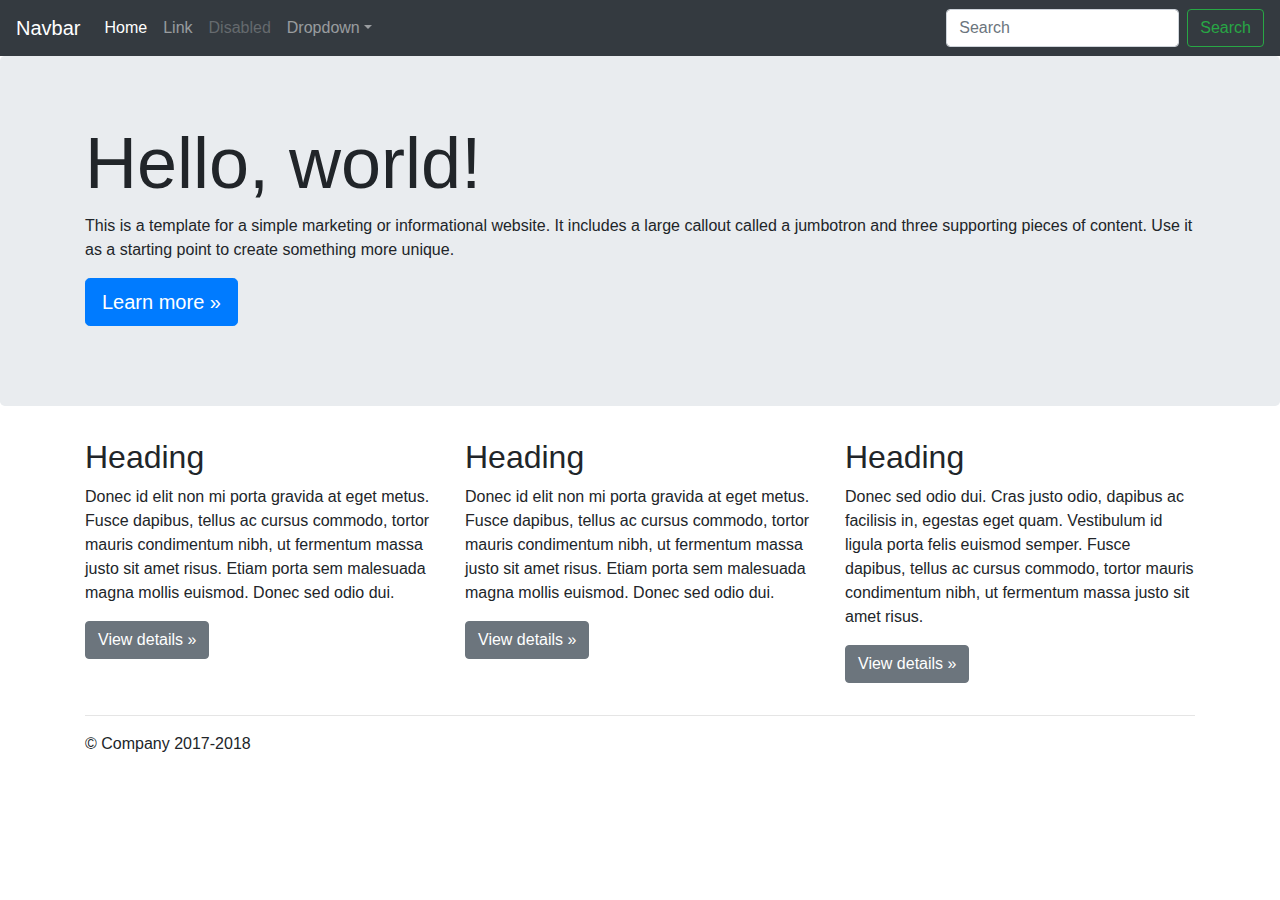
<file: bootstrap-4.1.1/docs/4.1/examples/jumbotron/index.html>
<!doctype html>
<html lang="en">
  <head>
    <meta charset="utf-8">
    <meta name="viewport" content="width=device-width, initial-scale=1, shrink-to-fit=no">
    <meta name="description" content="">
    <meta name="author" content="">
    <link rel="icon" href="../../../../favicon.ico">

    <title>Jumbotron Template for Bootstrap</title>

    <!-- Bootstrap core CSS -->
    <link href="../../../../dist/css/bootstrap.min.css" rel="stylesheet">

    <!-- Custom styles for this template -->
    <link href="jumbotron.css" rel="stylesheet">
  </head>

  <body>

    <nav class="navbar navbar-expand-md navbar-dark fixed-top bg-dark">
      <a class="navbar-brand" href="#">Navbar</a>
      <button class="navbar-toggler" type="button" data-toggle="collapse" data-target="#navbarsExampleDefault" aria-controls="navbarsExampleDefault" aria-expanded="false" aria-label="Toggle navigation">
        <span class="navbar-toggler-icon"></span>
      </button>

      <div class="collapse navbar-collapse" id="navbarsExampleDefault">
        <ul class="navbar-nav mr-auto">
          <li class="nav-item active">
            <a class="nav-link" href="#">Home <span class="sr-only">(current)</span></a>
          </li>
          <li class="nav-item">
            <a class="nav-link" href="#">Link</a>
          </li>
          <li class="nav-item">
            <a class="nav-link disabled" href="#">Disabled</a>
          </li>
          <li class="nav-item dropdown">
            <a class="nav-link dropdown-toggle" href="http://example.com" id="dropdown01" data-toggle="dropdown" aria-haspopup="true" aria-expanded="false">Dropdown</a>
            <div class="dropdown-menu" aria-labelledby="dropdown01">
              <a class="dropdown-item" href="#">Action</a>
              <a class="dropdown-item" href="#">Another action</a>
              <a class="dropdown-item" href="#">Something else here</a>
            </div>
          </li>
        </ul>
        <form class="form-inline my-2 my-lg-0">
          <input class="form-control mr-sm-2" type="text" placeholder="Search" aria-label="Search">
          <button class="btn btn-outline-success my-2 my-sm-0" type="submit">Search</button>
        </form>
      </div>
    </nav>

    <main role="main">

      <!-- Main jumbotron for a primary marketing message or call to action -->
      <div class="jumbotron">
        <div class="container">
          <h1 class="display-3">Hello, world!</h1>
          <p>This is a template for a simple marketing or informational website. It includes a large callout called a jumbotron and three supporting pieces of content. Use it as a starting point to create something more unique.</p>
          <p><a class="btn btn-primary btn-lg" href="#" role="button">Learn more &raquo;</a></p>
        </div>
      </div>

      <div class="container">
        <!-- Example row of columns -->
        <div class="row">
          <div class="col-md-4">
            <h2>Heading</h2>
            <p>Donec id elit non mi porta gravida at eget metus. Fusce dapibus, tellus ac cursus commodo, tortor mauris condimentum nibh, ut fermentum massa justo sit amet risus. Etiam porta sem malesuada magna mollis euismod. Donec sed odio dui. </p>
            <p><a class="btn btn-secondary" href="#" role="button">View details &raquo;</a></p>
          </div>
          <div class="col-md-4">
            <h2>Heading</h2>
            <p>Donec id elit non mi porta gravida at eget metus. Fusce dapibus, tellus ac cursus commodo, tortor mauris condimentum nibh, ut fermentum massa justo sit amet risus. Etiam porta sem malesuada magna mollis euismod. Donec sed odio dui. </p>
            <p><a class="btn btn-secondary" href="#" role="button">View details &raquo;</a></p>
          </div>
          <div class="col-md-4">
            <h2>Heading</h2>
            <p>Donec sed odio dui. Cras justo odio, dapibus ac facilisis in, egestas eget quam. Vestibulum id ligula porta felis euismod semper. Fusce dapibus, tellus ac cursus commodo, tortor mauris condimentum nibh, ut fermentum massa justo sit amet risus.</p>
            <p><a class="btn btn-secondary" href="#" role="button">View details &raquo;</a></p>
          </div>
        </div>

        <hr>

      </div> <!-- /container -->

    </main>

    <footer class="container">
      <p>&copy; Company 2017-2018</p>
    </footer>

    <!-- Bootstrap core JavaScript
    ================================================== -->
    <!-- Placed at the end of the document so the pages load faster -->
    <script src="https://code.jquery.com/jquery-3.3.1.slim.min.js" integrity="sha384-q8i/X+965DzO0rT7abK41JStQIAqVgRVzpbzo5smXKp4YfRvH+8abtTE1Pi6jizo" crossorigin="anonymous"></script>
    <script>window.jQuery || document.write('<script src="../../../../assets/js/vendor/jquery-slim.min.js"><\/script>')</script>
    <script src="../../../../assets/js/vendor/popper.min.js"></script>
    <script src="../../../../dist/js/bootstrap.min.js"></script>
  </body>
</html>
</file>
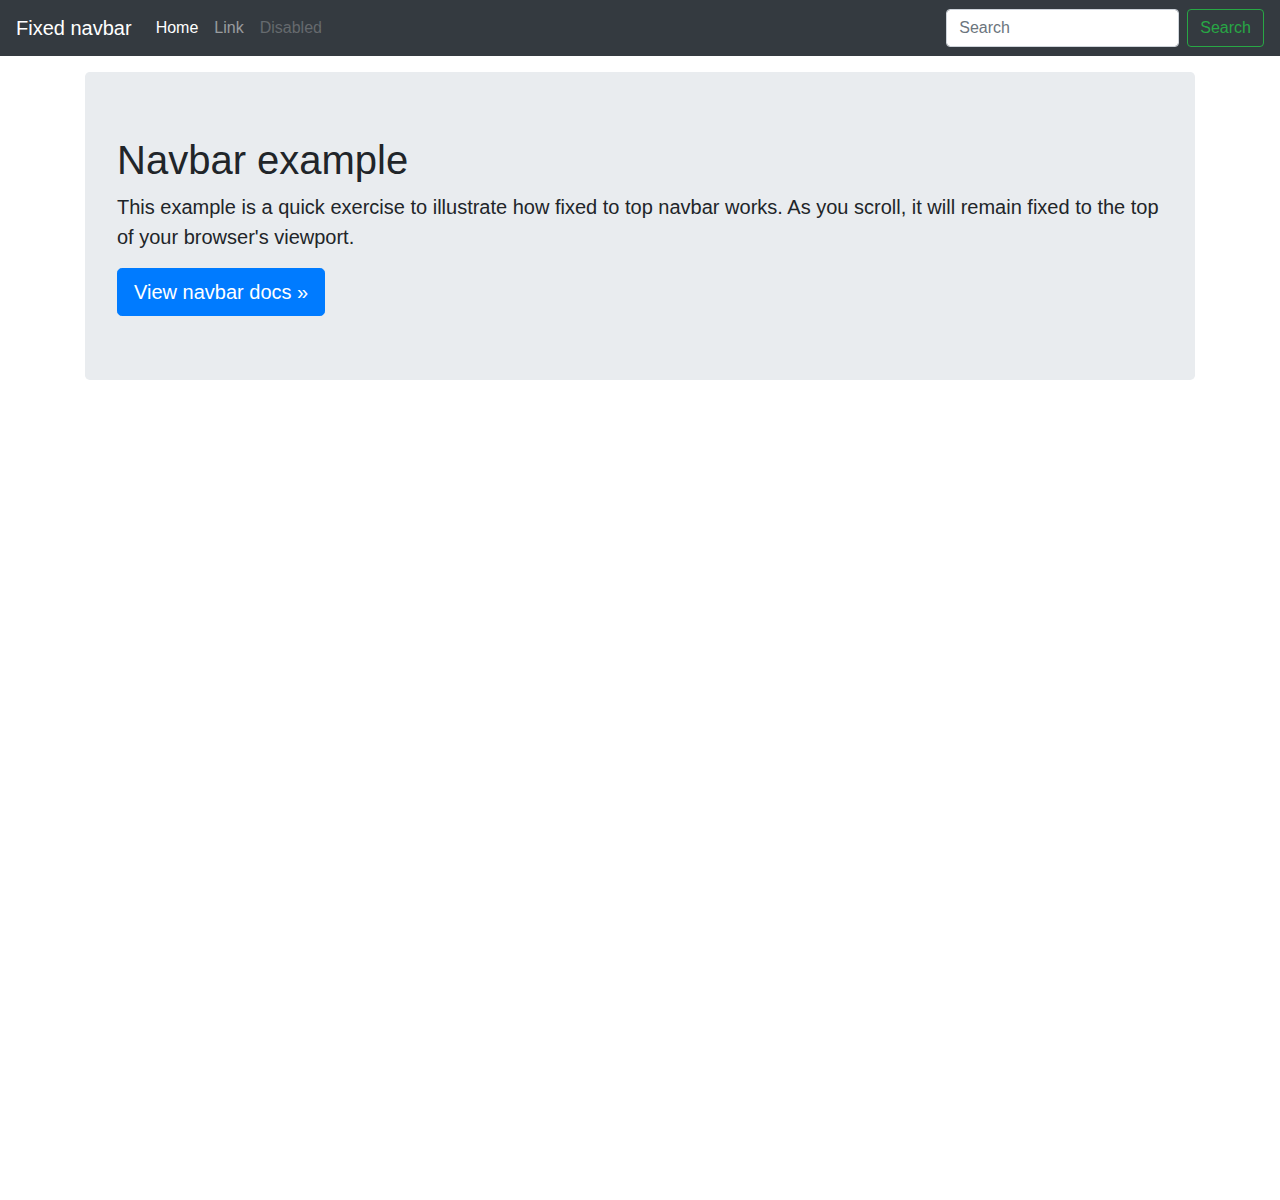
<file: bootstrap-4.1.1/docs/4.1/examples/navbar-fixed/index.html>
<!doctype html>
<html lang="en">
  <head>
    <meta charset="utf-8">
    <meta name="viewport" content="width=device-width, initial-scale=1, shrink-to-fit=no">
    <meta name="description" content="">
    <meta name="author" content="">
    <link rel="icon" href="../../../../favicon.ico">

    <title>Fixed top navbar example for Bootstrap</title>

    <!-- Bootstrap core CSS -->
    <link href="../../../../dist/css/bootstrap.min.css" rel="stylesheet">

    <!-- Custom styles for this template -->
    <link href="navbar-top-fixed.css" rel="stylesheet">
  </head>

  <body>

    <nav class="navbar navbar-expand-md navbar-dark fixed-top bg-dark">
      <a class="navbar-brand" href="#">Fixed navbar</a>
      <button class="navbar-toggler" type="button" data-toggle="collapse" data-target="#navbarCollapse" aria-controls="navbarCollapse" aria-expanded="false" aria-label="Toggle navigation">
        <span class="navbar-toggler-icon"></span>
      </button>
      <div class="collapse navbar-collapse" id="navbarCollapse">
        <ul class="navbar-nav mr-auto">
          <li class="nav-item active">
            <a class="nav-link" href="#">Home <span class="sr-only">(current)</span></a>
          </li>
          <li class="nav-item">
            <a class="nav-link" href="#">Link</a>
          </li>
          <li class="nav-item">
            <a class="nav-link disabled" href="#">Disabled</a>
          </li>
        </ul>
        <form class="form-inline mt-2 mt-md-0">
          <input class="form-control mr-sm-2" type="text" placeholder="Search" aria-label="Search">
          <button class="btn btn-outline-success my-2 my-sm-0" type="submit">Search</button>
        </form>
      </div>
    </nav>

    <main role="main" class="container">
      <div class="jumbotron">
        <h1>Navbar example</h1>
        <p class="lead">This example is a quick exercise to illustrate how fixed to top navbar works. As you scroll, it will remain fixed to the top of your browser's viewport.</p>
        <a class="btn btn-lg btn-primary" href="../../components/navbar/" role="button">View navbar docs &raquo;</a>
      </div>
    </main>

    <!-- Bootstrap core JavaScript
    ================================================== -->
    <!-- Placed at the end of the document so the pages load faster -->
    <script src="https://code.jquery.com/jquery-3.3.1.slim.min.js" integrity="sha384-q8i/X+965DzO0rT7abK41JStQIAqVgRVzpbzo5smXKp4YfRvH+8abtTE1Pi6jizo" crossorigin="anonymous"></script>
    <script>window.jQuery || document.write('<script src="../../../../assets/js/vendor/jquery-slim.min.js"><\/script>')</script>
    <script src="../../../../assets/js/vendor/popper.min.js"></script>
    <script src="../../../../dist/js/bootstrap.min.js"></script>
  </body>
</html>
</file>
<file: css/style.css>
@import url('https://fonts.googleapis.com/css?family=Open+Sans:300,400,800');
body {
	padding-top:75px;
	font-family: "Open Sans";
	font-size: 14px;
	overflow-x: hidden;
}
h1 {
	color: #00A3D9;
	margin:25px;
	font-size: 2em;
	font-weight: 800;

}
footer {
	color: #fff;
	padding: 20px 0;
	font-size: 1.3em;
}
footer row i {
	font-size: 4em;
	margin: 10px;
}
hr {
	border:1px solid #fff;
}
footer a {
	margin-left: 10px;
	color: #ccc;
	transition: all 0.5s;
}
footer a:hover {
	color: #fff;
	text-decoration: none;
}
fieldset {
     border: 1px solid #495057;
 }
fieldset .form-group {
    margin: 10px;
}

.navbar-light {
	box-shadow: 2px 2px 15px rgba(0,0,0,0.2);
	background: #FFF;
}
.dropdown:hover .dropdown-menu {
	display: block;
}
.carousel-inner .carousel-item img {
	opacity: 0.6;
}
.carousel {
	background: #000;
}
.carousel-caption {
	background: rgba(255,255,255,0.3);
}
.card .card-title, .card p {
	height: 70px;
}
.card {
	margin-bottom: 20px;
	/*border-color: #000;
	border-radius: 10px;*/
	box-shadow: 2px 2px 2px rgba(0,0,0,0.5);
	transition: all 0.5s;
}
.card:hover {
	box-shadow: 2px 2px 2px rgba(0,0,0,0.8);
}
.col {
	margin-bottom:20px;
}
#depoimentos {
	background: url(../imagens/depoimento.jpg) fixed;
	padding: 50px 0;
	background-size: cover;
}
#depoimentos p {
	font-size: 1.3em;
	color: #FFF;
	margin:50px;
}
#depoimentos img {
	border: 5px solid #fff;
	width: 150px;
}
#news, #cursos {
	padding: 50px 0;
}
</file>
<file: bootstrap-4.1.1/docs/4.1/examples/album/album.css>
:root {
  --jumbotron-padding-y: 3rem;
}

.jumbotron {
  padding-top: var(--jumbotron-padding-y);
  padding-bottom: var(--jumbotron-padding-y);
  margin-bottom: 0;
  background-color: #fff;
}
@media (min-width: 768px) {
  .jumbotron {
    padding-top: calc(var(--jumbotron-padding-y) * 2);
    padding-bottom: calc(var(--jumbotron-padding-y) * 2);
  }
}

.jumbotron p:last-child {
  margin-bottom: 0;
}

.jumbotron-heading {
  font-weight: 300;
}

.jumbotron .container {
  max-width: 40rem;
}

footer {
  padding-top: 3rem;
  padding-bottom: 3rem;
}

footer p {
  margin-bottom: .25rem;
}

.box-shadow { box-shadow: 0 .25rem .75rem rgba(0, 0, 0, .05); }
</file>
<file: bootstrap-4.1.1/docs/4.1/examples/blog/blog.css>
/* stylelint-disable selector-list-comma-newline-after */

.blog-header {
  line-height: 1;
  border-bottom: 1px solid #e5e5e5;
}

.blog-header-logo {
  font-family: "Playfair Display", Georgia, "Times New Roman", serif;
  font-size: 2.25rem;
}

.blog-header-logo:hover {
  text-decoration: none;
}

h1, h2, h3, h4, h5, h6 {
  font-family: "Playfair Display", Georgia, "Times New Roman", serif;
}

.display-4 {
  font-size: 2.5rem;
}
@media (min-width: 768px) {
  .display-4 {
    font-size: 3rem;
  }
}

.nav-scroller {
  position: relative;
  z-index: 2;
  height: 2.75rem;
  overflow-y: hidden;
}

.nav-scroller .nav {
  display: -ms-flexbox;
  display: flex;
  -ms-flex-wrap: nowrap;
  flex-wrap: nowrap;
  padding-bottom: 1rem;
  margin-top: -1px;
  overflow-x: auto;
  text-align: center;
  white-space: nowrap;
  -webkit-overflow-scrolling: touch;
}

.nav-scroller .nav-link {
  padding-top: .75rem;
  padding-bottom: .75rem;
  font-size: .875rem;
}

.card-img-right {
  height: 100%;
  border-radius: 0 3px 3px 0;
}

.flex-auto {
  -ms-flex: 0 0 auto;
  flex: 0 0 auto;
}

.h-250 { height: 250px; }
@media (min-width: 768px) {
  .h-md-250 { height: 250px; }
}

.border-top { border-top: 1px solid #e5e5e5; }
.border-bottom { border-bottom: 1px solid #e5e5e5; }

.box-shadow { box-shadow: 0 .25rem .75rem rgba(0, 0, 0, .05); }

/*
 * Blog name and description
 */
.blog-title {
  margin-bottom: 0;
  font-size: 2rem;
  font-weight: 400;
}
.blog-description {
  font-size: 1.1rem;
  color: #999;
}

@media (min-width: 40em) {
  .blog-title {
    font-size: 3.5rem;
  }
}

/* Pagination */
.blog-pagination {
  margin-bottom: 4rem;
}
.blog-pagination > .btn {
  border-radius: 2rem;
}

/*
 * Blog posts
 */
.blog-post {
  margin-bottom: 4rem;
}
.blog-post-title {
  margin-bottom: .25rem;
  font-size: 2.5rem;
}
.blog-post-meta {
  margin-bottom: 1.25rem;
  color: #999;
}

/*
 * Footer
 */
.blog-footer {
  padding: 2.5rem 0;
  color: #999;
  text-align: center;
  background-color: #f9f9f9;
  border-top: .05rem solid #e5e5e5;
}
.blog-footer p:last-child {
  margin-bottom: 0;
}
</file>
<file: bootstrap-4.1.1/docs/4.1/examples/carousel/carousel.css>
/* GLOBAL STYLES
-------------------------------------------------- */
/* Padding below the footer and lighter body text */

body {
  padding-top: 3rem;
  padding-bottom: 3rem;
  color: #5a5a5a;
}


/* CUSTOMIZE THE CAROUSEL
-------------------------------------------------- */

/* Carousel base class */
.carousel {
  margin-bottom: 4rem;
}
/* Since positioning the image, we need to help out the caption */
.carousel-caption {
  bottom: 3rem;
  z-index: 10;
}

/* Declare heights because of positioning of img element */
.carousel-item {
  height: 32rem;
  background-color: #777;
}
.carousel-item > img {
  position: absolute;
  top: 0;
  left: 0;
  min-width: 100%;
  height: 32rem;
}


/* MARKETING CONTENT
-------------------------------------------------- */

/* Center align the text within the three columns below the carousel */
.marketing .col-lg-4 {
  margin-bottom: 1.5rem;
  text-align: center;
}
.marketing h2 {
  font-weight: 400;
}
.marketing .col-lg-4 p {
  margin-right: .75rem;
  margin-left: .75rem;
}


/* Featurettes
------------------------- */

.featurette-divider {
  margin: 5rem 0; /* Space out the Bootstrap <hr> more */
}

/* Thin out the marketing headings */
.featurette-heading {
  font-weight: 300;
  line-height: 1;
  letter-spacing: -.05rem;
}


/* RESPONSIVE CSS
-------------------------------------------------- */

@media (min-width: 40em) {
  /* Bump up size of carousel content */
  .carousel-caption p {
    margin-bottom: 1.25rem;
    font-size: 1.25rem;
    line-height: 1.4;
  }

  .featurette-heading {
    font-size: 50px;
  }
}

@media (min-width: 62em) {
  .featurette-heading {
    margin-top: 7rem;
  }
}
</file>
<file: bootstrap-4.1.1/docs/4.1/examples/cover/cover.css>
/*
 * Globals
 */

/* Links */
a,
a:focus,
a:hover {
  color: #fff;
}

/* Custom default button */
.btn-secondary,
.btn-secondary:hover,
.btn-secondary:focus {
  color: #333;
  text-shadow: none; /* Prevent inheritance from `body` */
  background-color: #fff;
  border: .05rem solid #fff;
}


/*
 * Base structure
 */

html,
body {
  height: 100%;
  background-color: #333;
}

body {
  display: -ms-flexbox;
  display: flex;
  color: #fff;
  text-shadow: 0 .05rem .1rem rgba(0, 0, 0, .5);
  box-shadow: inset 0 0 5rem rgba(0, 0, 0, .5);
}

.cover-container {
  max-width: 42em;
}


/*
 * Header
 */
.masthead {
  margin-bottom: 2rem;
}

.masthead-brand {
  margin-bottom: 0;
}

.nav-masthead .nav-link {
  padding: .25rem 0;
  font-weight: 700;
  color: rgba(255, 255, 255, .5);
  background-color: transparent;
  border-bottom: .25rem solid transparent;
}

.nav-masthead .nav-link:hover,
.nav-masthead .nav-link:focus {
  border-bottom-color: rgba(255, 255, 255, .25);
}

.nav-masthead .nav-link + .nav-link {
  margin-left: 1rem;
}

.nav-masthead .active {
  color: #fff;
  border-bottom-color: #fff;
}

@media (min-width: 48em) {
  .masthead-brand {
    float: left;
  }
  .nav-masthead {
    float: right;
  }
}


/*
 * Cover
 */
.cover {
  padding: 0 1.5rem;
}
.cover .btn-lg {
  padding: .75rem 1.25rem;
  font-weight: 700;
}


/*
 * Footer
 */
.mastfoot {
  color: rgba(255, 255, 255, .5);
}
</file>
<file: bootstrap-4.1.1/docs/4.1/examples/grid/grid.css>
body {
  padding-top: 2rem;
  padding-bottom: 2rem;
}

h3 {
  margin-top: 2rem;
}

.row {
  margin-bottom: 1rem;
}
.row .row {
  margin-top: 1rem;
  margin-bottom: 0;
}
[class*="col-"] {
  padding-top: 1rem;
  padding-bottom: 1rem;
  background-color: rgba(86, 61, 124, .15);
  border: 1px solid rgba(86, 61, 124, .2);
}

hr {
  margin-top: 2rem;
  margin-bottom: 2rem;
}
</file>
<file: bootstrap-4.1.1/docs/4.1/examples/jumbotron/jumbotron.css>
/* Move down content because we have a fixed navbar that is 3.5rem tall */
body {
  padding-top: 3.5rem;
}
</file>
<file: bootstrap-4.1.1/docs/4.1/examples/navbar-fixed/navbar-top-fixed.css>
/* Show it is fixed to the top */
body {
  min-height: 75rem;
  padding-top: 4.5rem;
}
</file>
